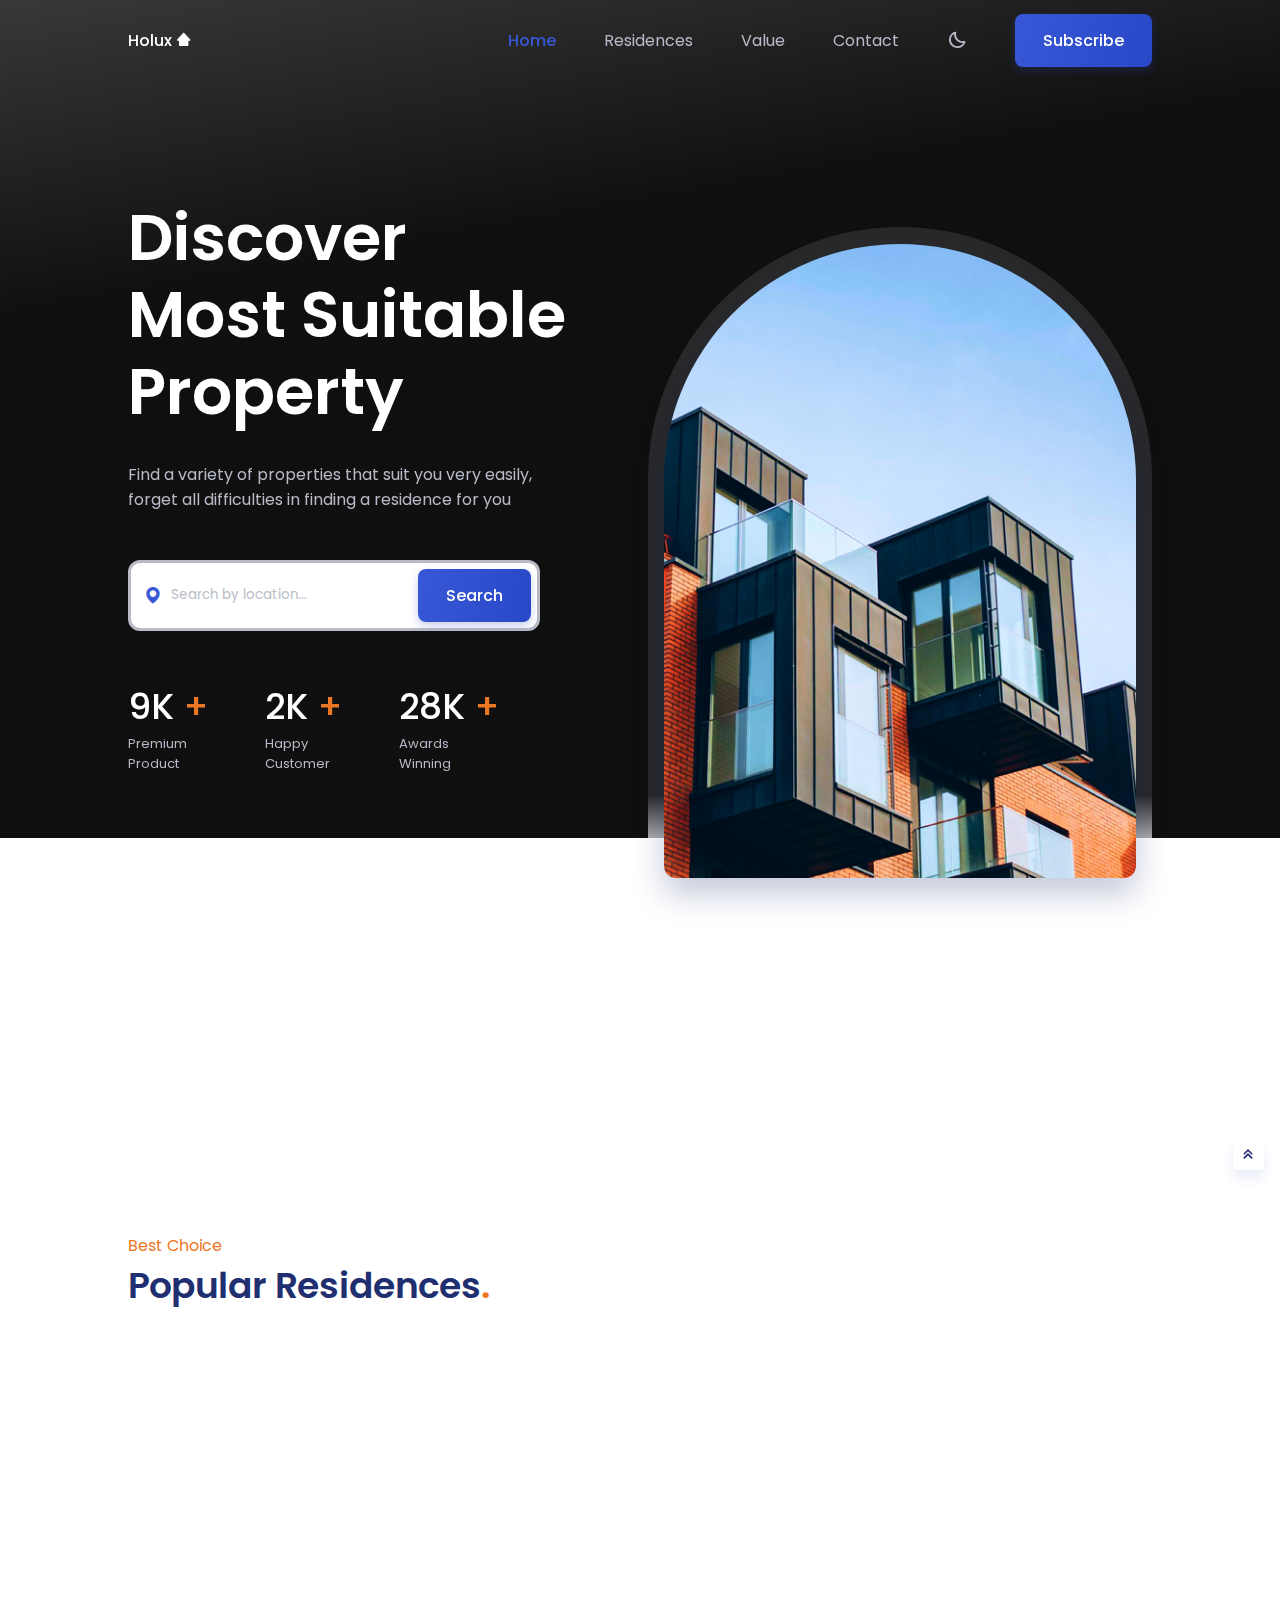
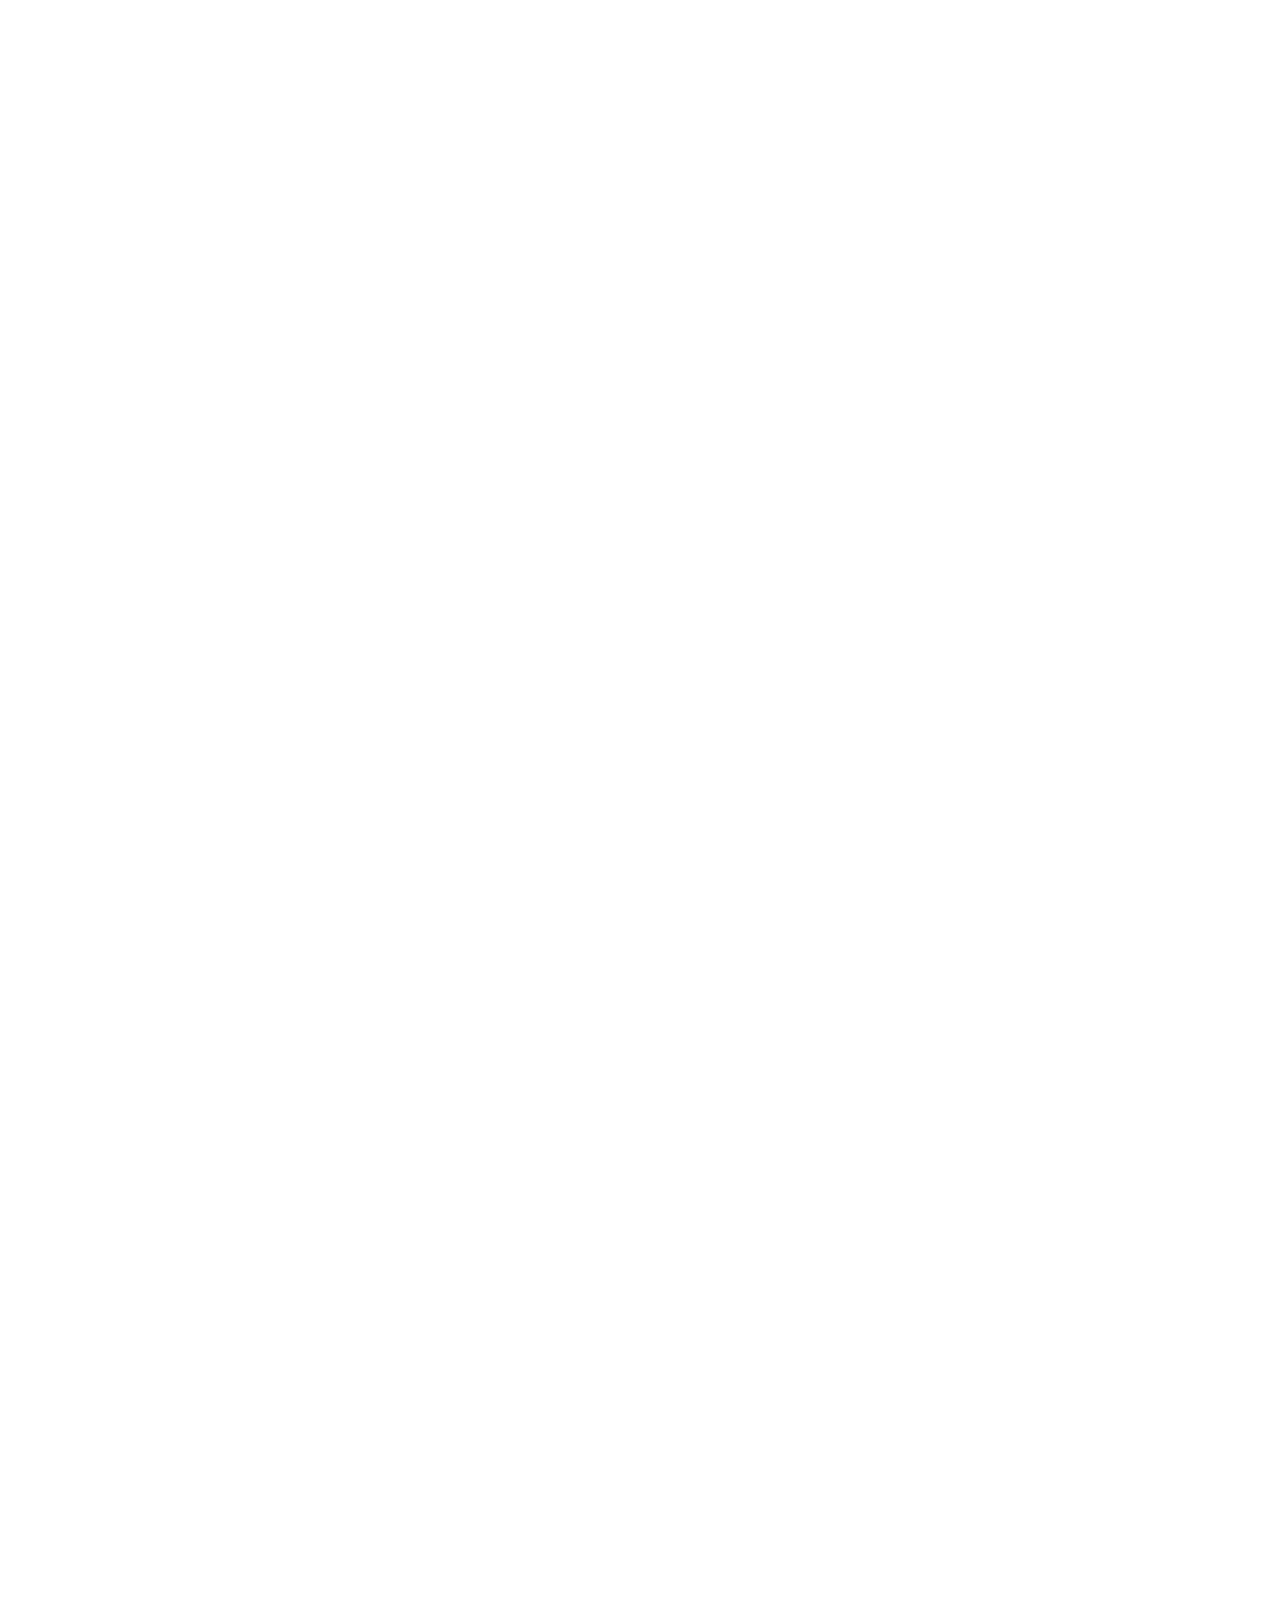
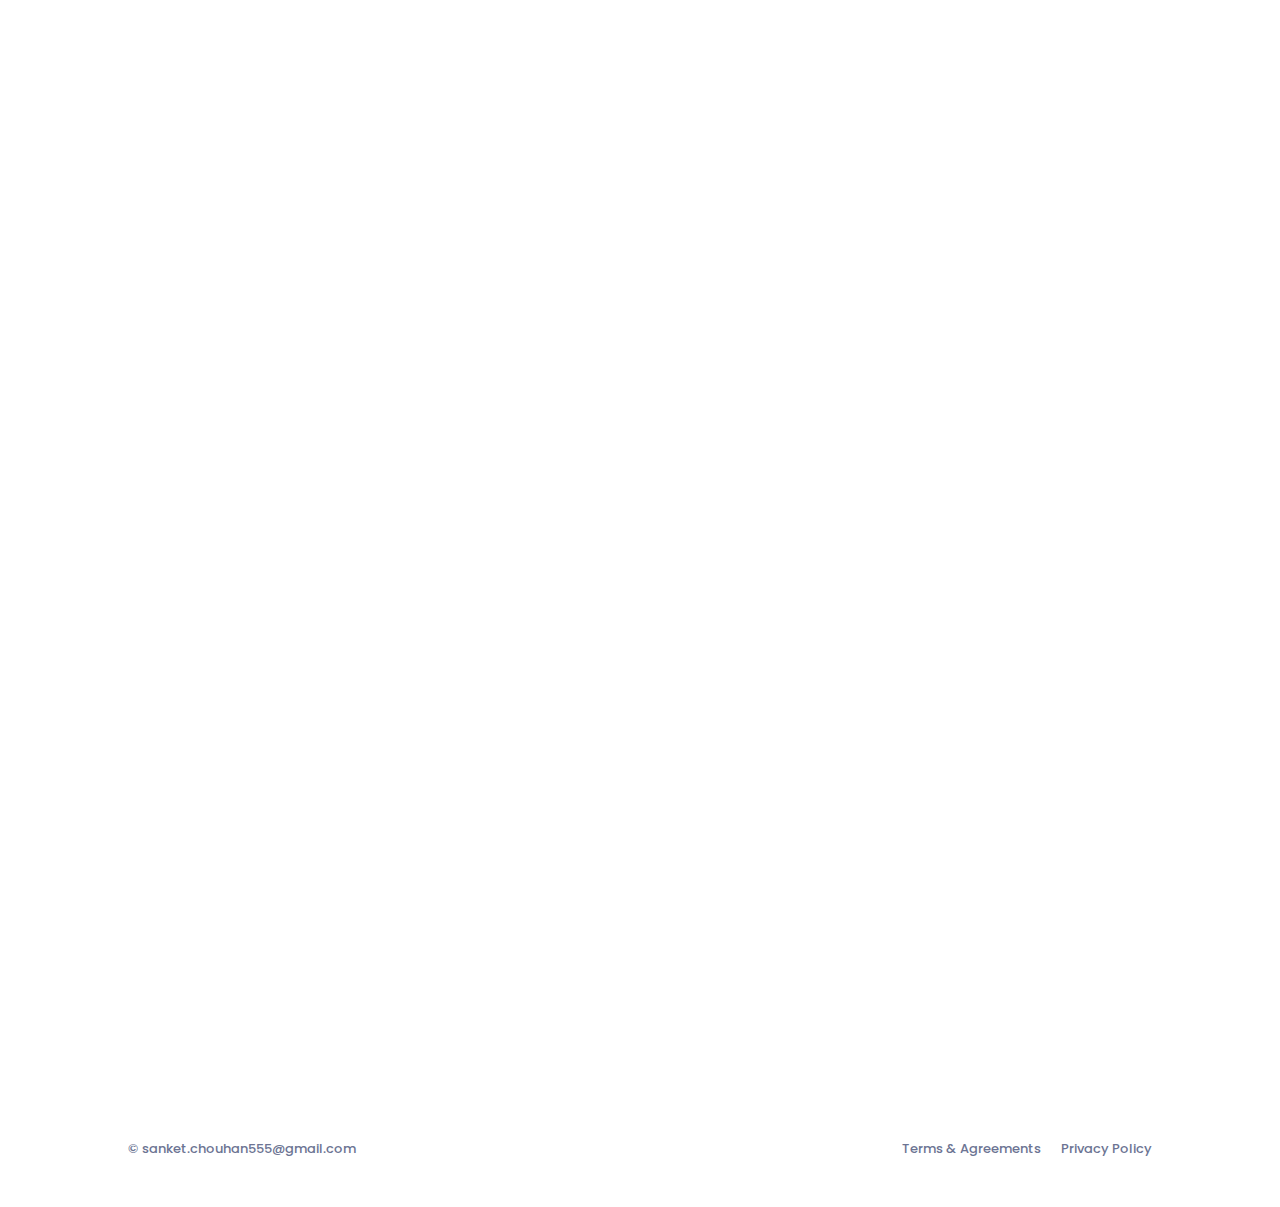
<file: index.html>
<!DOCTYPE html>
<html lang="en">
  <head>
    <meta charset="UTF-8" />
    <meta name="viewport" content="width=device-width, initial-scale=1.0" />

    <!--=============== FAVICON ===============-->
    <link
      rel="shortcut icon"
      href="assets/img/favicon.png"
      type="image/x-icon"
    />

    <!--=============== BOXICONS ===============-->
    <link
      href="https://unpkg.com/boxicons@2.1.4/css/boxicons.min.css"
      rel="stylesheet"
    />

    <!--=============== SWIPER CSS ===============-->
    <link rel="stylesheet" href="assets/css/swiper-bundle.min.css" />

    <!--=============== CSS ===============-->
    <link rel="stylesheet" href="assets/css/styles.css" />

    <title>Holux | Real State Agency</title>
  </head>
  <body>
    <!--==================== HEADER ====================-->
    <header class="header" id="header">
      <nav class="nav container">
        <a href="#" class="nav__logo">
          Holux <i class="bx bxs-home-alt-2"></i>
        </a>

        <div class="nav__menu">
          <ul class="nav__list">
            <li class="nav__item">
              <a href="#home" class="nav__link active-link">
                <i class="bx bx-home-alt-2"></i>
                <span>Home</span>
              </a>
            </li>
            <li class="nav__item">
              <a href="#popular" class="nav__link">
                <i class="bx bx-building-house"></i>
                <span>Residences</span>
              </a>
            </li>
            <li class="nav__item">
              <a href="#value" class="nav__link">
                <i class="bx bx-award"></i>
                <span>Value</span>
              </a>
            </li>
            <li class="nav__item">
              <a href="#contact" class="nav__link">
                <i class="bx bx-phone"></i>
                <span>Contact</span>
              </a>
            </li>
          </ul>
        </div>
        <i class="bx bx-moon change-theme" id="theme-button"></i>
        <a href="#" class="button nav__button"> Subscribe </a>
      </nav>
    </header>

    <!--==================== MAIN ====================-->
    <main class="main">
      <!--==================== HOME ====================-->
      <section class="home section" id="home">
        <div class="home__container container grid">
          <div class="home__data">
            <h1 class="home__title">
              Discover <br />
              Most Suitable <br />
              Property
            </h1>
            <p class="home__description">
              Find a variety of properties that suit you very easily, forget all
              difficulties in finding a residence for you
            </p>

            <form action="" class="home__search">
              <i class="bx bxs-map"></i>
              <input
                type="search"
                placeholder="Search by location..."
                class="home__search-input"
              />
              <button class="button">Search</button>
            </form>
            <div class="home__value">
              <div>
                <h1 class="h1 home__value-number">9K <span>+</span></h1>
                <span class="home__value-description">
                  Premium <br />
                  Product
                </span>
              </div>
              <div>
                <h1 class="h1 home__value-number">2K <span>+</span></h1>
                <span class="home__value-description">
                  Happy <br />
                  Customer
                </span>
              </div>
              <div>
                <h1 class="h1 home__value-number">28K <span>+</span></h1>
                <span class="home__value-description">
                  Awards <br />
                  Winning
                </span>
              </div>
            </div>
          </div>

          <div class="home__images">
            <div class="home__orbe"></div>
            <div class="home__img">
              <img src="assets/img/home.jpg" alt="home image" />
            </div>
          </div>
        </div>
      </section>

      <!--==================== LOGOS ====================-->
      <section class="logos section">
        <div class="logos__container container grid">
          <div class="logos__img">
            <img src="assets/img/logo1.png" alt="logos image" />
          </div>
          <div class="logos__img">
            <img src="assets/img/logo2.png" alt="logos image" />
          </div>
          <div class="logos__img">
            <img src="assets/img/logo3.png" alt="logos image" />
          </div>
          <div class="logos__img">
            <img src="assets/img/logo4.png" alt="logos image" />
          </div>
        </div>
      </section>

      <!--==================== POPULAR ====================-->
      <section class="popular section" id="popular">
        <div class="container">
          <span class="section__subtitle">Best Choice</span>
          <h2 class="section__title">Popular Residences<span>.</span></h2>
          <div class="popular__container swiper">
            <div class="swiper-wrapper">
              <article class="popular__card swiper-slide">
                <img
                  src="assets/img/popular1.jpg"
                  alt="popular image"
                  class="popular__img"
                />
                <div class="popular__data">
                  <h2 class="popular__price"><span>$</span>66,356</h2>
                  <h3 class="popular__title">Garden City Assat</h3>
                  <p class="popular__description">
                    Street The Garden City Of Miraflores, Lima - Perú Av. Sol
                    #9876
                  </p>
                </div>
              </article>
              <article class="popular__card swiper-slide">
                <img
                  src="assets/img/popular2.jpg"
                  alt="popular image"
                  class="popular__img"
                />
                <div class="popular__data">
                  <h2 class="popular__price"><span>$</span>35,159</h2>
                  <h3 class="popular__title">Gables Luxurious House</h3>
                  <p class="popular__description">
                    Street The Garden City Of Miraflores, Lima - Perú Av. Sol
                    #9876
                  </p>
                </div>
              </article>
              <article class="popular__card swiper-slide">
                <img
                  src="assets/img/popular3.jpg"
                  alt="popular image"
                  class="popular__img"
                />
                <div class="popular__data">
                  <h2 class="popular__price"><span>$</span>75,043</h2>
                  <h3 class="popular__title">Garden Orchard City</h3>
                  <p class="popular__description">
                    Street The Garden City Of Miraflores, Lima - Perú Av. Sol
                    #9876
                  </p>
                </div>
              </article>
              <article class="popular__card swiper-slide">
                <img
                  src="assets/img/popular4.jpg"
                  alt="popular image"
                  class="popular__img"
                />
                <div class="popular__data">
                  <h2 class="popular__price"><span>$</span>62,024</h2>
                  <h3 class="popular__title">Luxurious City Garden</h3>
                  <p class="popular__description">
                    Street The Garden City Of Miraflores, Lima - Perú Av. Sol
                    #9876
                  </p>
                </div>
              </article>
              <article class="popular__card swiper-slide">
                <img
                  src="assets/img/popular5.jpg"
                  alt="popular image"
                  class="popular__img"
                />
                <div class="popular__data">
                  <h2 class="popular__price"><span>$</span>47,043</h2>
                  <h3 class="popular__title">Aliva Private Garden</h3>
                  <p class="popular__description">
                    Street The Garden City Of Miraflores, Lima - Perú Av. Sol
                    #9876
                  </p>
                </div>
              </article>
            </div>
            <div class="swiper-button-next">
              <i class="bx bx-chevron-right"></i>
            </div>
            <div class="swiper-button-prev">
              <i class="bx bx-chevron-left"></i>
            </div>
          </div>
        </div>
      </section>

      <!--==================== VALUE ====================-->
      <section class="value section" id="value">
        <div class="value__container container grid">
          <div class="value__images">
            <div class="value__orbe"></div>
            <div class="value__img">
              <img src="assets/img/value.jpg" alt="" />
            </div>
          </div>
          <div class="value__content">
            <div class="value__data">
              <span class="section__subtitle">Our Value</span>
              <h2 class="section__title">Value We Give To You<span>.</span></h2>
              <p class="value__description">
                We always ready to help by providing the best service for you.
                We believe a good place to live can make your life better.
              </p>
            </div>
            <div class="value__accordion">
              <div class="value__accordion-item">
                <header class="value__accordion-header">
                  <i class="bx bxs-shield-x value__accordion-icon"></i>
                  <h3 class="value__accordion-title">
                    Best interest rates on the market
                  </h3>
                  <div class="value__accordion-arrow">
                    <i class="bx bxs-down-arrow"></i>
                  </div>
                </header>
                <div class="value__accordion-content">
                  <p class="value__accordion-description">
                    Price we provides is the best for you, we guarantee no price
                    changes on your property due to various unexpected costs
                    that may come.
                  </p>
                </div>
              </div>

              <div class="value__accordion-item">
                <header class="value__accordion-header">
                  <i class="bx bxs-x-square value__accordion-icon"></i>
                  <h3 class="value__accordion-title">
                    Prevent unstable prices
                  </h3>
                  <div class="value__accordion-arrow">
                    <i class="bx bxs-down-arrow"></i>
                  </div>
                </header>
                <div class="value__accordion-content">
                  <p class="value__accordion-description">
                    Price we provides is the best for you, we guarantee no price
                    changes on your property due to various unexpected costs
                    that may come.
                  </p>
                </div>
              </div>

              <div class="value__accordion-item">
                <header class="value__accordion-header">
                  <i class="bx bxs-bar-chart-square value__accordion-icon"></i>
                  <h3 class="value__accordion-title">
                    Best prices on the market
                  </h3>
                  <div class="value__accordion-arrow">
                    <i class="bx bxs-down-arrow"></i>
                  </div>
                </header>
                <div class="value__accordion-content">
                  <p class="value__accordion-description">
                    Price we provides is the best for you, we guarantee no price
                    changes on your property due to various unexpected costs
                    that may come.
                  </p>
                </div>
              </div>

              <div class="value__accordion-item">
                <header class="value__accordion-header">
                  <i class="bx bxs-check-square value__accordion-icon"></i>
                  <h3 class="value__accordion-title">Security of your data</h3>
                  <div class="value__accordion-arrow">
                    <i class="bx bxs-down-arrow"></i>
                  </div>
                </header>
                <div class="value__accordion-content">
                  <p class="value__accordion-description">
                    Price we provides is the best for you, we guarantee no price
                    changes on your property due to various unexpected costs
                    that may come.
                  </p>
                </div>
              </div>
            </div>
          </div>
        </div>
      </section>

      <!--==================== CONTACT ====================-->
      <section class="contact section" id="contact">
        <div class="contact__container container grid">
          <div class="contact__images">
            <div class="contact__orbe"></div>
            <div class="contact__img">
              <img src="assets/img/contact.png" alt="contact image" />
            </div>
          </div>
          <div class="contact__content">
            <div class="contact__data">
              <span class="section__subtitle">Contact Us</span>
              <h2 class="section__title">Easy to Contact us<span>.</span></h2>
              <p class="contact__description">
                Is there a problem finding your dream home? Need a guide in
                buying first home? or need a consultation on residential issues?
                just contact us.
              </p>
            </div>
            <div class="contact__card">
              <div class="contact__card-box">
                <div class="contact__card-info">
                  <i class="bx bxs-phone-call"></i>
                  <div>
                    <h3 class="contact__card-title">Call</h3>
                    <p class="contact__card-description">022.321.165.19</p>
                  </div>
                </div>
                <button class="button contact__card-button">Call Now</button>
              </div>
              <div class="contact__card-box">
                <div class="contact__card-info">
                  <i class="bx bxs-message-rounded-dots"></i>
                  <div>
                    <h3 class="contact__card-title">Chat</h3>
                    <p class="contact__card-description">022.321.165.19</p>
                  </div>
                </div>
                <button class="button contact__card-button">Chat Now</button>
              </div>
              <div class="contact__card-box">
                <div class="contact__card-info">
                  <i class="bx bxs-video"></i>
                  <div>
                    <h3 class="contact__card-title">Video Call</h3>
                    <p class="contact__card-description">022.321.165.19</p>
                  </div>
                </div>
                <button class="button contact__card-button">
                  Video Call Now
                </button>
              </div>
              <div class="contact__card-box">
                <div class="contact__card-info">
                  <i class="bx bxs-envelope"></i>
                  <div>
                    <h3 class="contact__card-title">Message</h3>
                    <p class="contact__card-description">022.321.165.19</p>
                  </div>
                </div>
                <button class="button contact__card-button">Message Now</button>
              </div>
            </div>
          </div>
        </div>
      </section>

      <!--==================== SUBSCRIBE ====================-->
      <section class="subscribe section">
        <div class="subscribe__container container">
          <h1 class="subscribe__title">Get Started with Holux</h1>
          <p class="subscribe__description">
            Subscribe and find super attractive price quotes from us, Find your
            residence soon
          </p>
          <a href="#" class="button subscribe__button">Get Started</a>
        </div>
      </section>
    </main>

    <!--==================== FOOTER ====================-->
    <footer class="footer section">
      <div class="footer__container container grid">
        <div>
          <a href="#" class="footer__logo">
            Holux <i class="bx bxs-home-alt-2"></i>
          </a>
          <p class="footer__description">
            Our vision is to make all people <br />
            the best place to live for them.
          </p>
        </div>
        <div class="footer__content">
          <div>
            <h3 class="footer__title">About</h3>
            <ul class="footer__links">
              <li>
                <a href="#" class="footer__link">About Us</a>
              </li>
              <li>
                <a href="#" class="footer__link">Features</a>
              </li>
              <li>
                <a href="#" class="footer__link">News & Blog</a>
              </li>
            </ul>
          </div>
          <div>
            <h3 class="footer__title">Company</h3>
            <ul class="footer__links">
              <li>
                <a href="#" class="footer__link">How We Work?</a>
              </li>
              <li>
                <a href="#" class="footer__link">Capital</a>
              </li>
              <li>
                <a href="#" class="footer__link">Security</a>
              </li>
            </ul>
          </div>
          <div>
            <h3 class="footer__title">Support</h3>
            <ul class="footer__links">
              <li>
                <a href="#" class="footer__link">FAQs</a>
              </li>
              <li>
                <a href="#" class="footer__link">Support center</a>
              </li>
              <li>
                <a href="#" class="footer__link">Contact Us</a>
              </li>
            </ul>
          </div>
          <div>
            <h3 class="footer__title">Follow us</h3>
            <ul class="footer__social">
              <a
                href="https://www.facebook.com/"
                target="_blank"
                class="footer__social-link"
              >
                <i class="bx bxl-facebook-circle"></i>
              </a>
              <a
                href="https://www.instagram.com/"
                target="_blank"
                class="footer__social-link"
              >
                <i class="bx bxl-instagram-alt"></i>
              </a>
              <a
                href="https://www.pinterest.com/"
                target="_blank"
                class="footer__social-link"
              >
                <i class="bx bxl-pinterest"></i>
              </a>
            </ul>
          </div>
        </div>
      </div>
      <div class="footer__info container">
        <span class="footer__copy">&#169; sanket.chouhan555@gmail.com</span>
        <div class="footer__privacy">
          <a href="#">Terms & Agreements</a>
          <a href="#">Privacy Policy</a>
        </div>
      </div>
    </footer>

    <!--========== SCROLL UP ==========-->
    <a href="" class="scrollup" id="scroll-up">
      <i class="bx bx-chevrons-up"></i>
    </a>

    <!--=============== SCROLLREVEAL ===============-->
    <script src="assets/js/scrollreveal.min.js"></script>

    <!--=============== SWIPER JS ===============-->
    <script src="assets/js/swiper-bundle.min.js"></script>

    <!--=============== MAIN JS ===============-->
    <script src="assets/js/main.js"></script>
  </body>
</html>
</file>
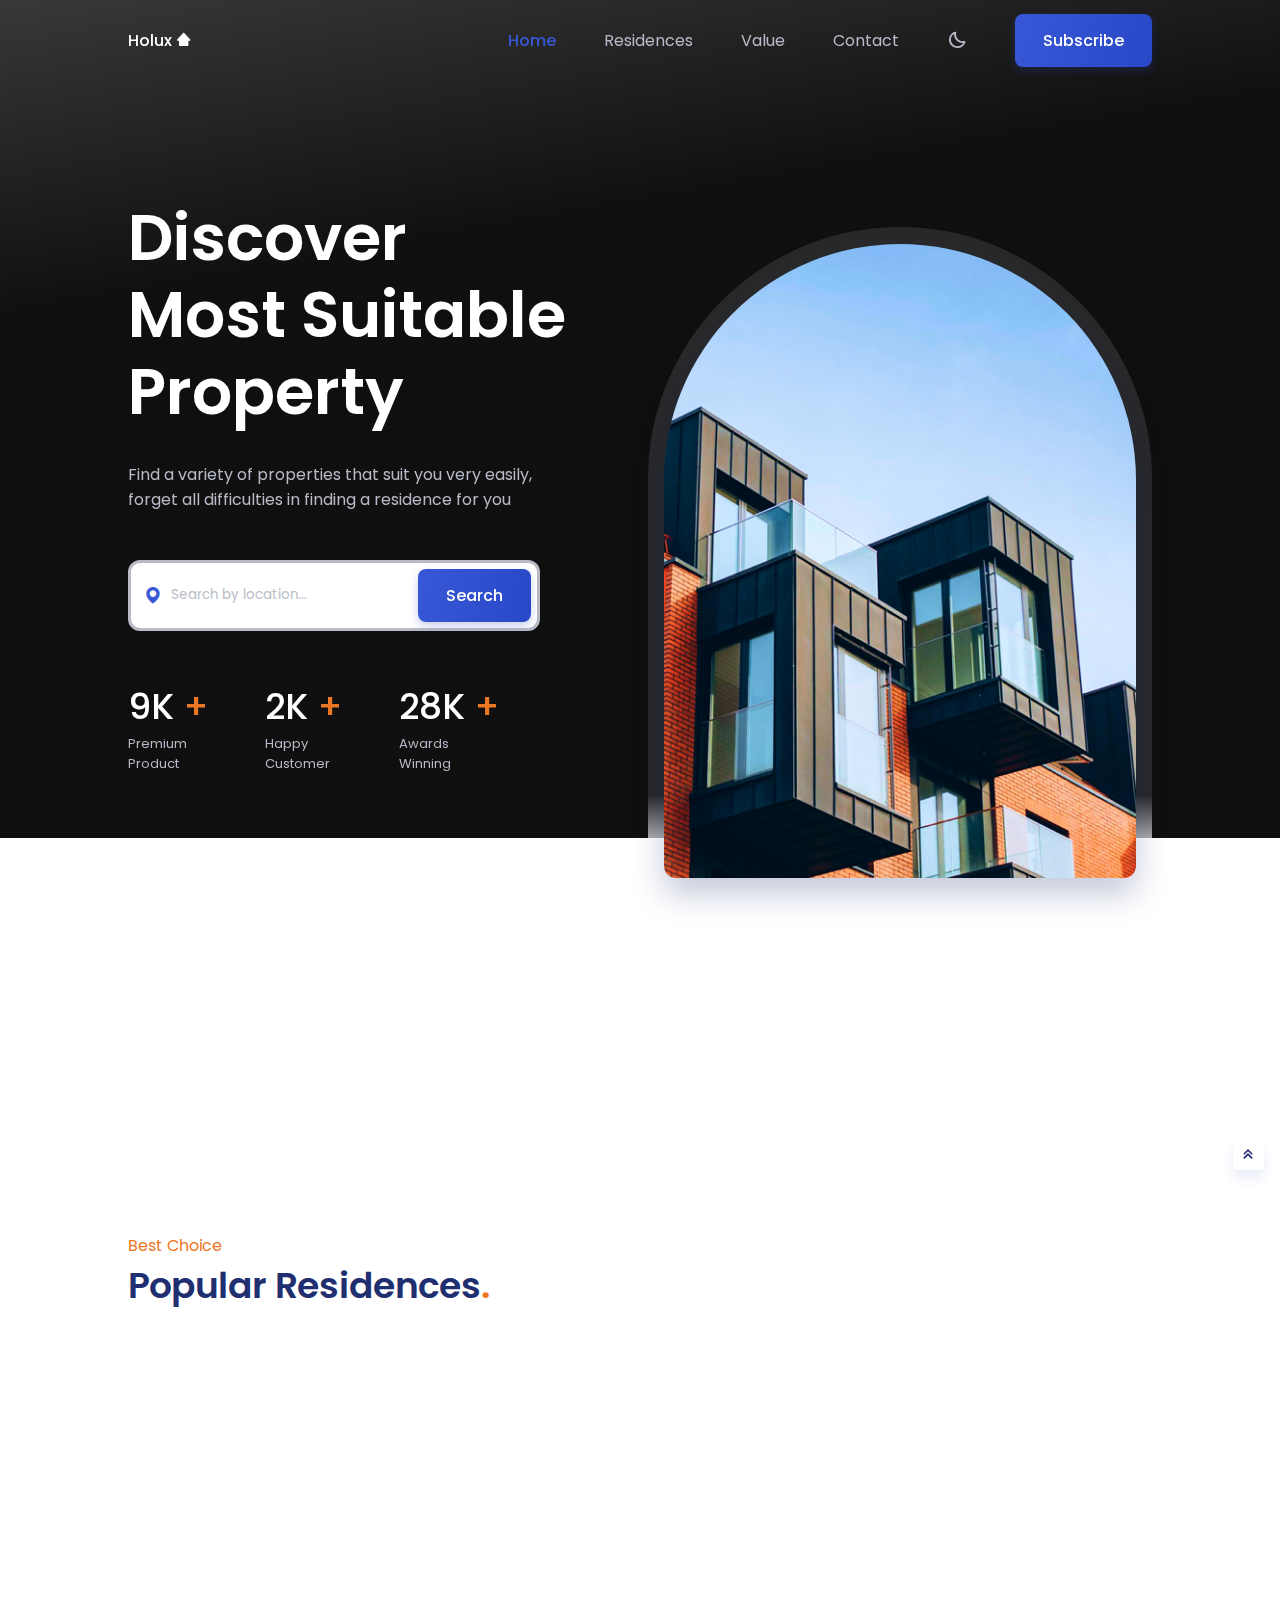
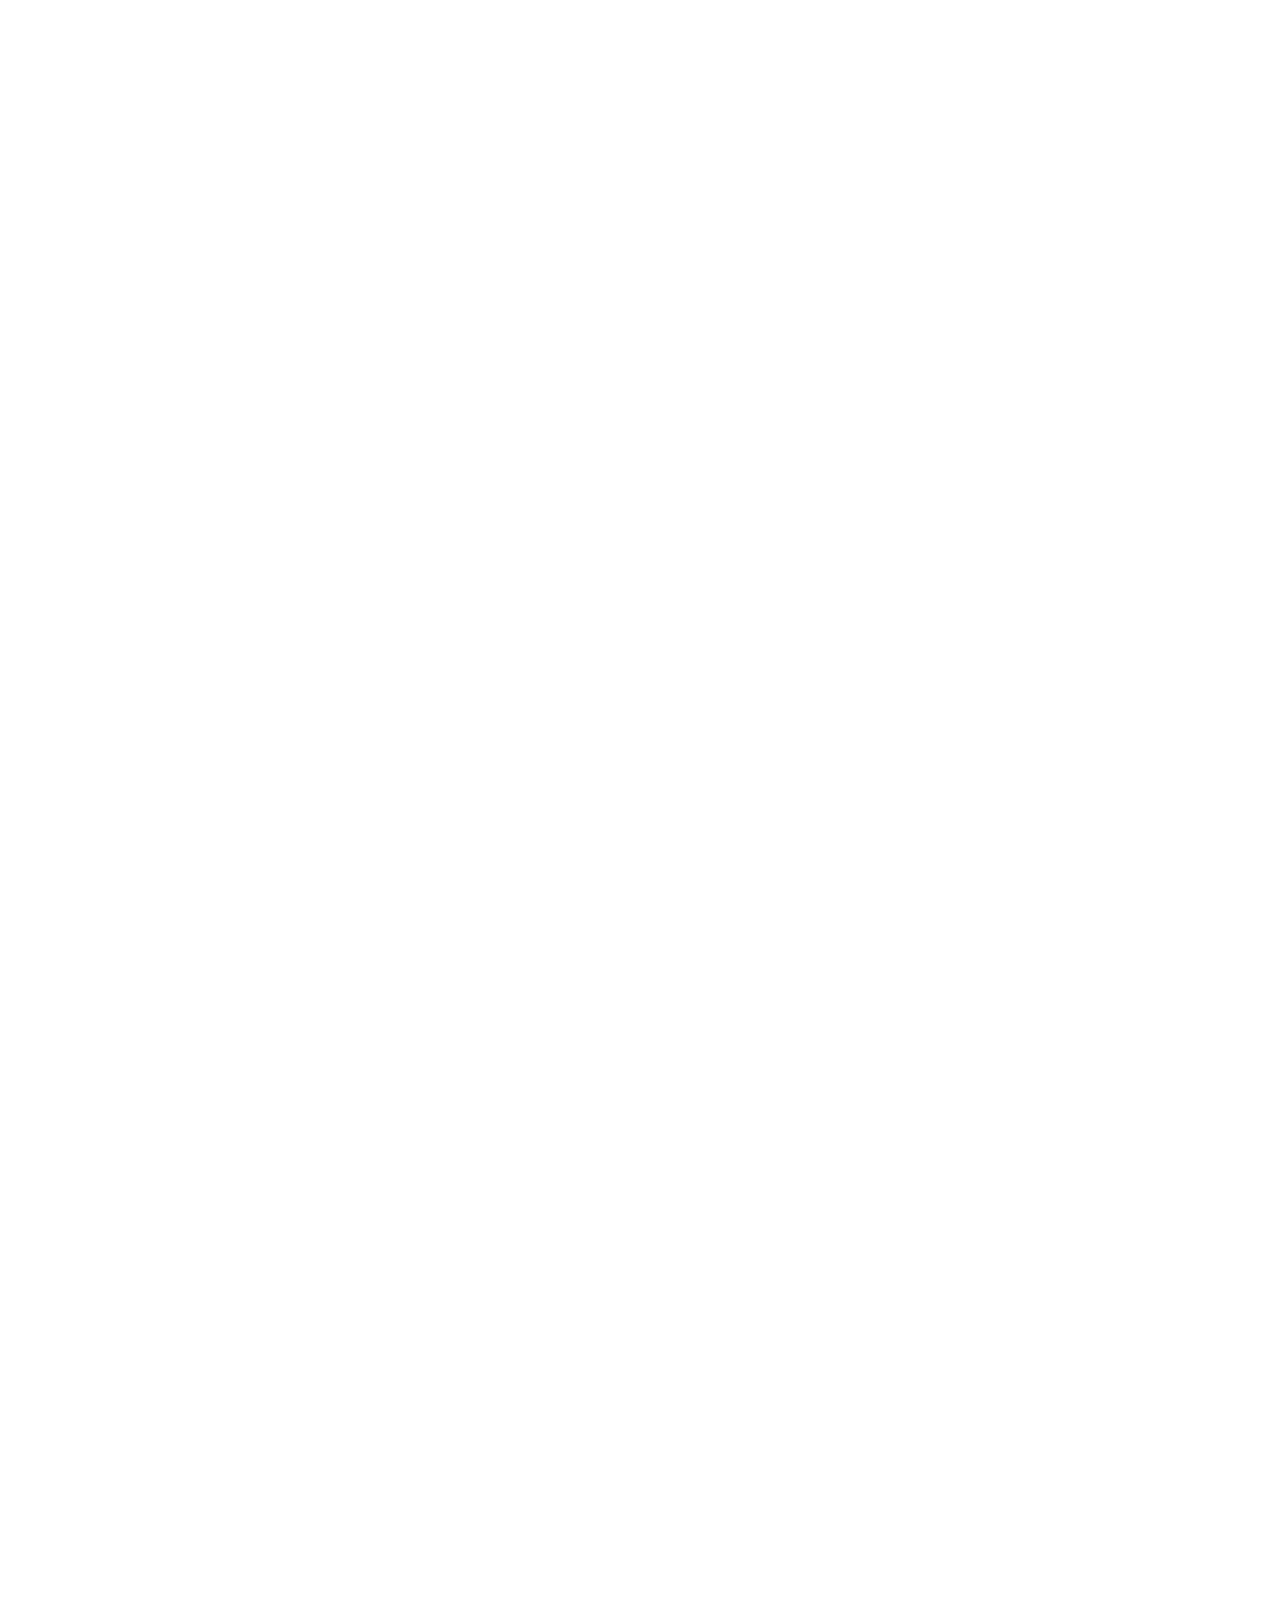
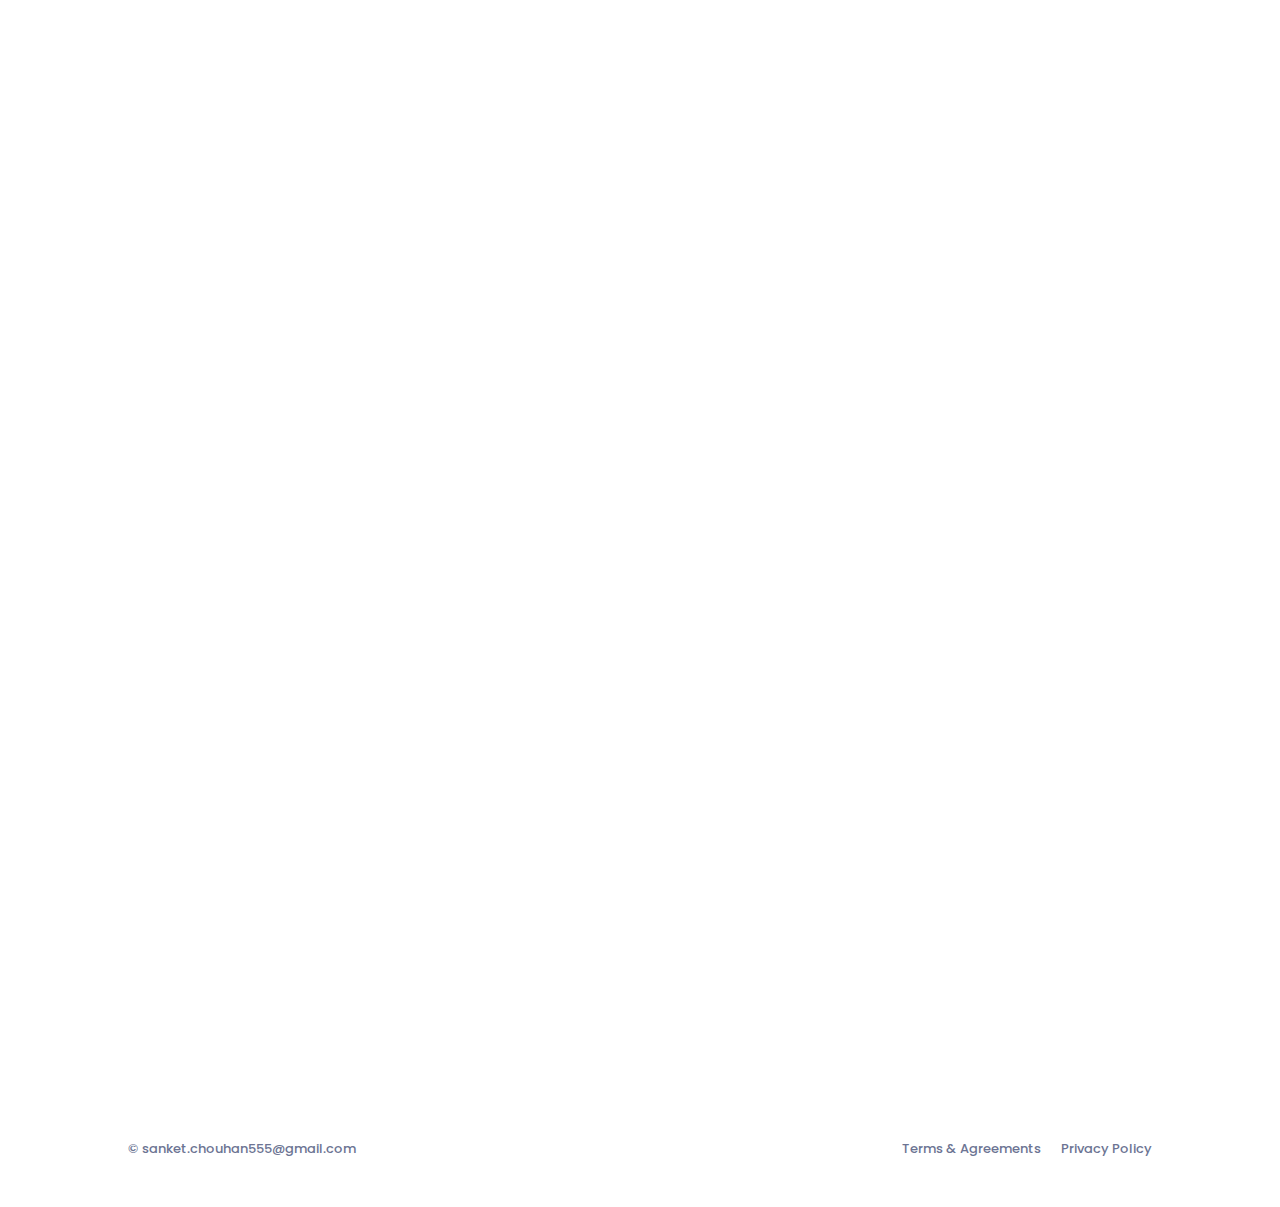
<file: public/index.html>
<!DOCTYPE html>
<html lang="en">
  <head>
    <meta charset="UTF-8" />
    <meta name="viewport" content="width=device-width, initial-scale=1.0" />

    <!--=============== FAVICON ===============-->
    <link
      rel="shortcut icon"
      href="assets/img/favicon.png"
      type="image/x-icon"
    />

    <!--=============== BOXICONS ===============-->
    <link
      href="https://unpkg.com/boxicons@2.1.4/css/boxicons.min.css"
      rel="stylesheet"
    />

    <!--=============== SWIPER CSS ===============-->
    <link rel="stylesheet" href="assets/css/swiper-bundle.min.css" />

    <!--=============== CSS ===============-->
    <link rel="stylesheet" href="assets/css/styles.css" />

    <title>Holux | Real Estate Agency</title>
  </head>
  <body>
    <!--==================== HEADER ====================-->
    <header class="header" id="header">
      <nav class="nav container">
        <a href="#" class="nav__logo">
          Holux <i class="bx bxs-home-alt-2"></i>
        </a>

        <div class="nav__menu">
          <ul class="nav__list">
            <li class="nav__item">
              <a href="#home" class="nav__link active-link">
                <i class="bx bx-home-alt-2"></i>
                <span>Home</span>
              </a>
            </li>
            <li class="nav__item">
              <a href="#popular" class="nav__link">
                <i class="bx bx-building-house"></i>
                <span>Residences</span>
              </a>
            </li>
            <li class="nav__item">
              <a href="#value" class="nav__link">
                <i class="bx bx-award"></i>
                <span>Value</span>
              </a>
            </li>
            <li class="nav__item">
              <a href="#contact" class="nav__link">
                <i class="bx bx-phone"></i>
                <span>Contact</span>
              </a>
            </li>
          </ul>
        </div>
        <i class="bx bx-moon change-theme" id="theme-button"></i>
        <a href="#" class="button nav__button"> Subscribe </a>
      </nav>
    </header>

    <!--==================== MAIN ====================-->
    <main class="main">
      <!--==================== HOME ====================-->
      <section class="home section" id="home">
        <div class="home__container container grid">
          <div class="home__data">
            <h1 class="home__title">
              Discover <br />
              Most Suitable <br />
              Property
            </h1>
            <p class="home__description">
              Find a variety of properties that suit you very easily, forget all
              difficulties in finding a residence for you
            </p>

            <form action="" class="home__search">
              <i class="bx bxs-map"></i>
              <input
                type="search"
                placeholder="Search by location..."
                class="home__search-input"
              />
              <button class="button">Search</button>
            </form>
            <div class="home__value">
              <div>
                <h1 class="h1 home__value-number">9K <span>+</span></h1>
                <span class="home__value-description">
                  Premium <br />
                  Product
                </span>
              </div>
              <div>
                <h1 class="h1 home__value-number">2K <span>+</span></h1>
                <span class="home__value-description">
                  Happy <br />
                  Customer
                </span>
              </div>
              <div>
                <h1 class="h1 home__value-number">28K <span>+</span></h1>
                <span class="home__value-description">
                  Awards <br />
                  Winning
                </span>
              </div>
            </div>
          </div>

          <div class="home__images">
            <div class="home__orbe"></div>
            <div class="home__img">
              <img src="assets/img/home.jpg" alt="home image" />
            </div>
          </div>
        </div>
      </section>

      <!--==================== LOGOS ====================-->
      <section class="logos section">
        <div class="logos__container container grid">
          <div class="logos__img">
            <img src="assets/img/logo1.png" alt="logos image" />
          </div>
          <div class="logos__img">
            <img src="assets/img/logo2.png" alt="logos image" />
          </div>
          <div class="logos__img">
            <img src="assets/img/logo3.png" alt="logos image" />
          </div>
          <div class="logos__img">
            <img src="assets/img/logo4.png" alt="logos image" />
          </div>
        </div>
      </section>

      <!--==================== POPULAR ====================-->
      <section class="popular section" id="popular">
        <div class="container">
          <span class="section__subtitle">Best Choice</span>
          <h2 class="section__title">Popular Residences<span>.</span></h2>
          <div class="popular__container swiper">
            <div class="swiper-wrapper">
              <article class="popular__card swiper-slide">
                <img
                  src="assets/img/popular1.jpg"
                  alt="popular image"
                  class="popular__img"
                />
                <div class="popular__data">
                  <h2 class="popular__price"><span>$</span>66,356</h2>
                  <h3 class="popular__title">Garden City Assat</h3>
                  <p class="popular__description">
                    Street The Garden City Of Miraflores, Lima - Perú Av. Sol
                    #9876
                  </p>
                </div>
              </article>
              <article class="popular__card swiper-slide">
                <img
                  src="assets/img/popular2.jpg"
                  alt="popular image"
                  class="popular__img"
                />
                <div class="popular__data">
                  <h2 class="popular__price"><span>$</span>35,159</h2>
                  <h3 class="popular__title">Gables Luxurious House</h3>
                  <p class="popular__description">
                    Street The Garden City Of Miraflores, Lima - Perú Av. Sol
                    #9876
                  </p>
                </div>
              </article>
              <article class="popular__card swiper-slide">
                <img
                  src="assets/img/popular3.jpg"
                  alt="popular image"
                  class="popular__img"
                />
                <div class="popular__data">
                  <h2 class="popular__price"><span>$</span>75,043</h2>
                  <h3 class="popular__title">Garden Orchard City</h3>
                  <p class="popular__description">
                    Street The Garden City Of Miraflores, Lima - Perú Av. Sol
                    #9876
                  </p>
                </div>
              </article>
              <article class="popular__card swiper-slide">
                <img
                  src="assets/img/popular4.jpg"
                  alt="popular image"
                  class="popular__img"
                />
                <div class="popular__data">
                  <h2 class="popular__price"><span>$</span>62,024</h2>
                  <h3 class="popular__title">Luxurious City Garden</h3>
                  <p class="popular__description">
                    Street The Garden City Of Miraflores, Lima - Perú Av. Sol
                    #9876
                  </p>
                </div>
              </article>
              <article class="popular__card swiper-slide">
                <img
                  src="assets/img/popular5.jpg"
                  alt="popular image"
                  class="popular__img"
                />
                <div class="popular__data">
                  <h2 class="popular__price"><span>$</span>47,043</h2>
                  <h3 class="popular__title">Aliva Private Garden</h3>
                  <p class="popular__description">
                    Street The Garden City Of Miraflores, Lima - Perú Av. Sol
                    #9876
                  </p>
                </div>
              </article>
            </div>
            <div class="swiper-button-next">
              <i class="bx bx-chevron-right"></i>
            </div>
            <div class="swiper-button-prev">
              <i class="bx bx-chevron-left"></i>
            </div>
          </div>
        </div>
      </section>

      <!--==================== VALUE ====================-->
      <section class="value section" id="value">
        <div class="value__container container grid">
          <div class="value__images">
            <div class="value__orbe"></div>
            <div class="value__img">
              <img src="assets/img/value.jpg" alt="" />
            </div>
          </div>
          <div class="value__content">
            <div class="value__data">
              <span class="section__subtitle">Our Value</span>
              <h2 class="section__title">Value We Give To You<span>.</span></h2>
              <p class="value__description">
                We always ready to help by providing the best service for you.
                We believe a good place to live can make your life better.
              </p>
            </div>
            <div class="value__accordion">
              <div class="value__accordion-item">
                <header class="value__accordion-header">
                  <i class="bx bxs-shield-x value__accordion-icon"></i>
                  <h3 class="value__accordion-title">
                    Best interest rates on the market
                  </h3>
                  <div class="value__accordion-arrow">
                    <i class="bx bxs-down-arrow"></i>
                  </div>
                </header>
                <div class="value__accordion-content">
                  <p class="value__accordion-description">
                    Price we provides is the best for you, we guarantee no price
                    changes on your property due to various unexpected costs
                    that may come.
                  </p>
                </div>
              </div>

              <div class="value__accordion-item">
                <header class="value__accordion-header">
                  <i class="bx bxs-x-square value__accordion-icon"></i>
                  <h3 class="value__accordion-title">
                    Prevent unstable prices
                  </h3>
                  <div class="value__accordion-arrow">
                    <i class="bx bxs-down-arrow"></i>
                  </div>
                </header>
                <div class="value__accordion-content">
                  <p class="value__accordion-description">
                    Price we provides is the best for you, we guarantee no price
                    changes on your property due to various unexpected costs
                    that may come.
                  </p>
                </div>
              </div>

              <div class="value__accordion-item">
                <header class="value__accordion-header">
                  <i class="bx bxs-bar-chart-square value__accordion-icon"></i>
                  <h3 class="value__accordion-title">
                    Best prices on the market
                  </h3>
                  <div class="value__accordion-arrow">
                    <i class="bx bxs-down-arrow"></i>
                  </div>
                </header>
                <div class="value__accordion-content">
                  <p class="value__accordion-description">
                    Price we provides is the best for you, we guarantee no price
                    changes on your property due to various unexpected costs
                    that may come.
                  </p>
                </div>
              </div>

              <div class="value__accordion-item">
                <header class="value__accordion-header">
                  <i class="bx bxs-check-square value__accordion-icon"></i>
                  <h3 class="value__accordion-title">Security of your data</h3>
                  <div class="value__accordion-arrow">
                    <i class="bx bxs-down-arrow"></i>
                  </div>
                </header>
                <div class="value__accordion-content">
                  <p class="value__accordion-description">
                    Price we provides is the best for you, we guarantee no price
                    changes on your property due to various unexpected costs
                    that may come.
                  </p>
                </div>
              </div>
            </div>
          </div>
        </div>
      </section>

      <!--==================== CONTACT ====================-->
      <section class="contact section" id="contact">
        <div class="contact__container container grid">
          <div class="contact__images">
            <div class="contact__orbe"></div>
            <div class="contact__img">
              <img src="assets/img/contact.png" alt="contact image" />
            </div>
          </div>
          <div class="contact__content">
            <div class="contact__data">
              <span class="section__subtitle">Contact Us</span>
              <h2 class="section__title">Easy to Contact us<span>.</span></h2>
              <p class="contact__description">
                Is there a problem finding your dream home? Need a guide in
                buying first home? or need a consultation on residential issues?
                just contact us.
              </p>
            </div>
            <div class="contact__card">
              <div class="contact__card-box">
                <div class="contact__card-info">
                  <i class="bx bxs-phone-call"></i>
                  <div>
                    <h3 class="contact__card-title">Call</h3>
                    <p class="contact__card-description">022.321.165.19</p>
                  </div>
                </div>
                <button class="button contact__card-button">Call Now</button>
              </div>
              <div class="contact__card-box">
                <div class="contact__card-info">
                  <i class="bx bxs-message-rounded-dots"></i>
                  <div>
                    <h3 class="contact__card-title">Chat</h3>
                    <p class="contact__card-description">022.321.165.19</p>
                  </div>
                </div>
                <button class="button contact__card-button">Chat Now</button>
              </div>
              <div class="contact__card-box">
                <div class="contact__card-info">
                  <i class="bx bxs-video"></i>
                  <div>
                    <h3 class="contact__card-title">Video Call</h3>
                    <p class="contact__card-description">022.321.165.19</p>
                  </div>
                </div>
                <button class="button contact__card-button">
                  Video Call Now
                </button>
              </div>
              <div class="contact__card-box">
                <div class="contact__card-info">
                  <i class="bx bxs-envelope"></i>
                  <div>
                    <h3 class="contact__card-title">Message</h3>
                    <p class="contact__card-description">022.321.165.19</p>
                  </div>
                </div>
                <button class="button contact__card-button">Message Now</button>
              </div>
            </div>
          </div>
        </div>
      </section>

      <!--==================== SUBSCRIBE ====================-->
      <section class="subscribe section">
        <div class="subscribe__container container">
          <h1 class="subscribe__title">Get Started with Holux</h1>
          <p class="subscribe__description">
            Subscribe and find super attractive price quotes from us, Find your
            residence soon
          </p>
          <a href="#" class="button subscribe__button">Get Started</a>
        </div>
      </section>
    </main>

    <!--==================== FOOTER ====================-->
    <footer class="footer section">
      <div class="footer__container container grid">
        <div>
          <a href="#" class="footer__logo">
            Holux <i class="bx bxs-home-alt-2"></i>
          </a>
          <p class="footer__description">
            Our vision is to make all people <br />
            the best place to live for them.
          </p>
        </div>
        <div class="footer__content">
          <div>
            <h3 class="footer__title">About</h3>
            <ul class="footer__links">
              <li>
                <a href="#" class="footer__link">About Us</a>
              </li>
              <li>
                <a href="#" class="footer__link">Features</a>
              </li>
              <li>
                <a href="#" class="footer__link">News & Blog</a>
              </li>
            </ul>
          </div>
          <div>
            <h3 class="footer__title">Company</h3>
            <ul class="footer__links">
              <li>
                <a href="#" class="footer__link">How We Work?</a>
              </li>
              <li>
                <a href="#" class="footer__link">Capital</a>
              </li>
              <li>
                <a href="#" class="footer__link">Security</a>
              </li>
            </ul>
          </div>
          <div>
            <h3 class="footer__title">Support</h3>
            <ul class="footer__links">
              <li>
                <a href="#" class="footer__link">FAQs</a>
              </li>
              <li>
                <a href="#" class="footer__link">Support center</a>
              </li>
              <li>
                <a href="#" class="footer__link">Contact Us</a>
              </li>
            </ul>
          </div>
          <div>
            <h3 class="footer__title">Follow us</h3>
            <ul class="footer__social">
              <a
                href="https://www.facebook.com/"
                target="_blank"
                class="footer__social-link"
              >
                <i class="bx bxl-facebook-circle"></i>
              </a>
              <a
                href="https://www.instagram.com/"
                target="_blank"
                class="footer__social-link"
              >
                <i class="bx bxl-instagram-alt"></i>
              </a>
              <a
                href="https://www.pinterest.com/"
                target="_blank"
                class="footer__social-link"
              >
                <i class="bx bxl-pinterest"></i>
              </a>
            </ul>
          </div>
        </div>
      </div>
      <div class="footer__info container">
        <span class="footer__copy">&#169; sanket.chouhan555@gmail.com</span>
        <div class="footer__privacy">
          <a href="#">Terms & Agreements</a>
          <a href="#">Privacy Policy</a>
        </div>
      </div>
    </footer>

    <!--========== SCROLL UP ==========-->
    <a href="#" class="scrollup" id="scroll-up">
      <i class="bx bx-chevrons-up"></i>
    </a>

    <!--=============== SCROLLREVEAL ===============-->
    <script src="assets/js/scrollreveal.min.js"></script>

    <!--=============== SWIPER JS ===============-->
    <script src="assets/js/swiper-bundle.min.js"></script>

    <!--=============== MAIN JS ===============-->
    <script src="assets/js/main.js"></script>
  </body>
</html>
</file>
<file: assets/css/styles.css>
/*=============== GOOGLE FONTS ===============*/
@import url("https://fonts.googleapis.com/css2?family=Poppins:wght@400;500;600&display=swap");

/*=============== VARIABLES CSS ===============*/
:root {
  --header-height: 3.5rem;

  /*========== Colors ==========*/
  /*Color mode HSL(hue, saturation, lightness)*/
  --first-color: hsl(228, 66%, 53%);
  --first-color-alt: hsl(228, 66%, 47%);
  --first-color-light: hsl(228, 62%, 59%);
  --first-color-lighten: hsl(228, 100%, 97%);
  --second-color: hsl(25, 83%, 53%);
  --title-color: hsl(228, 57%, 28%);
  --text-color: hsl(228, 15%, 50%);
  --text-color-light: hsl(228, 12%, 75%);
  --border-color: hsl(228, 99%, 98%);
  --body-color: #fff;
  --container-color: #fff;

  /*========== Font and typography ==========*/
  /*.5rem = 8px | 1rem = 16px ...*/
  --body-font: "Poppins", sans-serif;
  --biggest-font-size: 2.25rem;
  --h1-font-size: 1.5rem;
  --h2-font-size: 1.25rem;
  --h3-font-size: 1rem;
  --normal-font-size: 0.938rem;
  --small-font-size: 0.813rem;
  --smaller-font-size: 0.75rem;

  /*========== Font weight ==========*/
  --font-medium: 500;
  --font-semi-bold: 600;

  /*========== z index ==========*/
  --z-tooltip: 10;
  --z-fixed: 100;
}

/* Responsive typography */
@media screen and (min-width: 1024px) {
  :root {
    --biggest-font-size: 4rem;
    --h1-font-size: 2.25rem;
    --h2-font-size: 1.5rem;
    --h3-font-size: 1.25rem;
    --normal-font-size: 1rem;
    --small-font-size: 0.875rem;
    --smaller-font-size: 0.813rem;
  }
}

/*=============== BASE ===============*/
* {
  box-sizing: border-box;
  padding: 0;
  margin: 0;
}

html {
  scroll-behavior: smooth;
}

body {
  font-family: var(--body-font);
  font-size: var(--normal-font-size);
  background-color: var(--body-color);
  color: var(--text-color);
  transition: 0.3s; /* For animation dark mode */
}

h1,
h2,
h3 {
  color: var(--title-color);
  font-weight: var(--font-semi-bold);
}

ul {
  list-style: none;
}

a {
  text-decoration: none;
}

img {
  max-width: 100%;
  height: auto;
}

input,
button {
  font-family: var(--body-font);
  outline: none;
  border: none;
}

/*=============== THEME ===============*/
.change-theme {
  font-size: 1.25rem;
  color: #fff;
  cursor: pointer;
  transition: 0.3s;
}

.change-theme:hover {
  color: var(--first-color);
}

/*========== Variables Dark theme ==========*/
body.dark-theme {
  --first-color: hsl(228, 66%, 62%);
  --second-color: hsl(25, 57%, 54%);
  --title-color: hsl(228, 8%, 95%);
  --text-color: hsl(228, 8%, 70%);
  --border-color: hsl(228, 16%, 14%);
  --body-color: hsl(228, 12%, 8%);
  --container-color: hsl(228, 16%, 12%);
}

/*========== 
    Color changes in some parts of 
    the website, in dark theme 
==========*/
.dark-theme .home__search,
.dark-theme .swiper-button-next,
.dark-theme .swiper-button-prev {
  border: 3px solid var(--border-color);
}

.dark-theme .nav__menu,
.dark-theme .home__img,
.dark-theme .popular__card:hover,
.dark-theme .value__img,
.dark-theme .accordion-open,
.dark-theme .accordion-open .value__accordion-icon,
.dark-theme .accordion-open .value__accordion-arrow,
.dark-theme .contact__img,
.dark-theme .contact__card-box:hover,
.dark-theme .scrollup {
  box-shadow: none;
}

.dark-theme .value__orbe,
.dark-theme .value__accordion-icon,
.dark-theme .value__accordion-arrow,
.dark-theme .contact__orbe,
.dark-theme .contact__card i,
.dark-theme .contact__card-button,
.dark-theme .subscribe__container {
  background-color: var(--container-color);
}

.dark-theme .subscribe__container {
  border: 6px solid var(--border-color);
}

.dark-theme .subscribe__description {
  color: var(--text-color);
}

.dark-theme::-webkit-scrollbar {
  background-color: hsl(228, 4%, 15%);
}

.dark-theme::-webkit-scrollbar-thumb {
  background-color: hsl(228, 4%, 25%);
}

.dark-theme::-webkit-scrollbar-thumb:hover {
  background-color: hsl(228, 4%, 35%);
}

/*=============== REUSABLE CSS CLASSES ===============*/
.container {
  max-width: 1024px;
  margin-left: 1.5rem;
  margin-right: 1.5rem;
}

.grid {
  display: grid;
}

.section {
  padding: 4.5rem 0 2rem;
}

.section__title {
  font-size: var(--h2-font-size);
  margin-bottom: 1rem;
}

.section__title span {
  color: var(--second-color);
}

.section__subtitle {
  display: block;
  font-size: var(--small-font-size);
  color: var(--second-color);
}

.main {
  overflow: hidden; /* For the animations ScrollReveal*/
}

/*=============== HEADER & NAV ===============*/
.header {
  position: fixed;
  top: 0;
  left: 0;
  width: 100%;
  background-color: transparent;
  z-index: var(--z-fixed);
  transition: 0.4s;
}

.nav {
  height: var(--header-height);
  display: flex;
  justify-content: space-between;
  align-items: center;
}

.nav__logo {
  color: #fff;
  display: inline-block;
  align-items: center;
  column-gap: 0.25rem;
  font-weight: var(--font-medium);
  transition: 0.3s;
}

.nav__logo i {
  font-size: 1rem;
}

.nav__logo:hover {
  color: var(--first-color);
}

@media screen and (max-width: 1023px) {
  .nav__menu {
    position: fixed;
    bottom: 2rem;
    background-color: var(--container-color);
    box-shadow: 0 8px 24px hsla(228, 66%, 45%, 0.15);
    width: 90%;
    left: 0;
    right: 0;
    margin: 0 auto;
    padding: 1.3rem 3rem;
    border-radius: 1.25rem;
    transition: 0.4s;
  }

  .nav__list {
    display: flex;
    justify-content: space-between;
    align-items: center;
  }

  .nav__link {
    color: var(--text-color);
    display: flex;
    padding: 0.5rem;
    border-radius: 50%;
  }

  .nav__link i {
    font-size: 1.25rem;
  }

  .nav__link span {
    display: none;
  }
}

/* Change background header */
.scroll-header {
  background-color: var(--body-color);
  box-shadow: 0 1px 4px hsla(228, 4%, 15%, 0.1);
}

.scroll-header .nav__logo {
  color: var(--first-color);
}

.scroll-header .change-theme {
  color: var(--title-color);
}

/* Active link */
.active-link {
  background: linear-gradient(101deg, hsl(228, 66%, 53%), hsl(228, 66%, 47%));
  color: #fff;
  box-shadow: 0 4px 8px hsla(228, 66%, 45%, 0.25);
}

/*=============== HOME ===============*/
.home {
  background: linear-gradient(170deg, hsl(0, 0%, 22%) 0%, hsl(0, 0%, 6%) 30%);
  padding-bottom: 0;
}

.home__container {
  padding-top: 4rem;
  row-gap: 3.5rem;
}

.home__title,
.home__value-number {
  color: #fff;
}

.home__title {
  font-size: var(--biggest-font-size);
  line-height: 120%;
  margin-bottom: 1.25rem;
}

.home__description {
  color: var(--text-color-light);
  margin-bottom: 2rem;
}

.home__search {
  background-color: var(--body-color);
  padding: 0.35rem 0.35rem 0.35rem 0.75rem;
  display: flex;
  align-items: center;
  border-radius: 0.75rem;
  border: 3px solid var(--text-color-light);
  margin-bottom: 2rem;
}

.home__search {
  font-size: 1.25rem;
  color: var(--first-color);
}

.home__search i {
  font-size: 1.25rem;
  color: var(--first-color);
}

.home__search-input {
  width: 90%;
  background-color: var(--body-color);
  color: var(--text-color);
  margin: 0 0.5rem;
}

.home__search-input::placeholder {
  color: var(--text-color-light);
}

.home__value {
  display: flex;
  column-gap: 2.5rem;
}

.home__value-number {
  font-size: var(--h1-font-size);
  font-weight: var(--font-medium);
}

.home__value-number span {
  color: var(--second-color);
}

.home__value-description {
  display: flex;
  color: var(--text-color-light);
  font-size: var(--smaller-font-size);
}

.home__images {
  position: relative;
  display: flex;
  justify-content: center;
}

.home__orbe {
  width: 265px;
  height: 284px;
  background: linear-gradient(
    180deg,
    hsl(0, 0%, 16%) 93%,
    hsl(0, 0%, 67%) 100%
  );
  border-radius: 135px 135px 0 0;
}

.home__img {
  position: absolute;
  width: 250px;
  height: 300px;
  overflow: hidden;
  border-radius: 125px 125px 12px 12px;
  display: inline-flex;
  align-items: flex-end;
  bottom: -1.5rem;
  box-shadow: 0 16px 32px hsla(228, 66%, 25%, 0.25);
}

/*=============== BUTTON ===============*/
.button {
  display: inline-block;
  background: linear-gradient(101deg, hsl(228, 66%, 53%), hsl(228, 66%, 47%));
  color: #fff;
  padding: 14px 28px;
  border-radius: 0.5rem;
  font-size: var(--normal-font-size);
  font-weight: var(--font-medium);
  box-shadow: 0 4px 8px hsla(228, 66%, 45%, 0.25);
  transition: 0.3s;
  cursor: pointer;
}

.button:hover {
  box-shadow: 0 4px 12px hsla(228, 66%, 45%, 0.25);
}

.nav__button {
  display: none;
}

/*=============== LOGOS ===============*/
.logos__container {
  padding-top: 2rem;
  grid-template-columns: repeat(2, 1fr);
  gap: 3rem 2rem;
  justify-items: center;
}

.logos__img img {
  height: 60px;
  opacity: 0.2;
  transition: 0.3s;
}

.logos__img img:hover {
  opacity: 0.6;
}

/*=============== POPULAR ===============*/
.popular__container {
  padding: 1rem 0 5rem;
}

.popular__card {
  width: 290px;
  background-color: var(--container-color);
  padding: 0.5rem 0.5rem 1.5rem;
  border-radius: 1rem;
  margin: 0 auto;
  transition: 0.4s;
}

.popular__img {
  border-radius: 1rem;
  margin-bottom: 1rem;
}

.popular__data {
  padding: 0 1rem 0 0.5rem;
}

.popular__price {
  font-size: var(--h2-font-size);
  color: var(--text-color);
  margin-bottom: 0.25rem;
}

.popular__price span {
  color: var(--second-color);
}

.popular__title {
  font-size: var(--h3-font-size);
  margin-bottom: 0.75rem;
}

.popular__description {
  font-size: var(--small-font-size);
}

.popular__card:hover {
  box-shadow: 0 12px 16px hsla(228, 66%, 45%, 0.1);
}

/* Swiper class */
.swiper-button-prev::after,
.swiper-button-next::after {
  content: "";
}

.swiper-button-prev,
.swiper-button-next {
  top: initial;
  bottom: 0;
  width: initial;
  height: initial;
  background-color: var(--container-color);
  border: 2px solid var(--text-color-light);
  padding: 6px;
  border-radius: 0.5rem;
  font-size: 1.5rem;
  color: var(--first-color);
}

.swiper-button-prev {
  left: calc(50% - 3rem);
}

.swiper-button-next {
  right: calc(50% - 3rem);
}

/*=============== VALUE ===============*/
.value__container {
  row-gap: 3rem;
}

.value__images {
  position: relative;
  display: flex;
  justify-content: center;
}

.value__orbe {
  width: 266px;
  height: 316px;
  background-color: hsl(228, 24%, 97%);
  border-radius: 135px 135px 16px 16px;
}

.value__img {
  position: absolute;
  width: 250px;
  height: 300px;
  overflow: hidden;
  border-radius: 125px 125px 12px 12px;
  inset: 0;
  margin: auto;
  box-shadow: 0 16px 32px hsla(228, 66%, 25%, 0.25);
}

.value__description {
  font-size: var(--small-font-size);
  margin-bottom: 2rem;
}

.value__accordion {
  display: grid;
  row-gap: 1.5rem;
}

.value__accordion-item {
  background-color: var(--body-color);
  border: 2px solid var(--border-color);
  border-radius: 0.5rem;
  padding: 1rem 0.75rem;
}

.value__accordion-header {
  display: flex;
  align-items: center;
  cursor: pointer;
}

.value__accordion-icon {
  background-color: var(--first-color-lighten);
  padding: 5px;
  border-radius: 0.25rem;
  font-size: 18px;
  color: var(--first-color);
  margin-right: 0.75rem;
  transition: 0.3s;
}

.value__accordion-title {
  font-size: var(--small-font-size);
}

.value__accordion-arrow {
  display: inline-flex;
  background-color: var(--first-color-lighten);
  padding: 0.25rem;
  color: var(--first-color);
  border-radius: 2px;
  font-size: 10px;
  margin-left: auto;
  transition: 0.3s;
}

.value__accordion-arrow i {
  transition: 0.4s;
}

.value__accordion-description {
  font-size: var(--smaller-font-size);
  padding: 1.25rem 2.5rem 0 2.75rem;
}

.value__accordion-content {
  overflow: hidden;
  height: 0;
  transition: all 0.25s ease;
}

/*Rotate icon and add shadows*/
.accordion-open {
  box-shadow: 0 12px 32px hsla(228, 66%, 45%, 0.1);
}

.accordion-open .value__accordion-icon {
  box-shadow: 0 4px 4px hsla(228, 66%, 45%, 0.1);
}

.accordion-open .value__accordion-arrow {
  box-shadow: 0 2px 4px hsla(228, 66%, 45%, 0.1);
}

.accordion-open .value__accordion-arrow i {
  transform: rotate(-180deg);
}

/*=============== CONTACT ===============*/
.contact__container {
  row-gap: 2rem;
}

.contact__images {
  position: relative;
  display: flex;
  justify-content: center;
}

.contact__orbe {
  width: 266px;
  height: 316px;
  background-color: hsl(228, 24%, 97%);
  border-radius: 135px 135px 16px 16px;
}

.contact__img {
  position: absolute;
  width: 250px;
  height: 300px;
  overflow: hidden;
  border-radius: 125px 125px 12px 12px;
  inset: 0;
  margin: auto;
  box-shadow: 0 16px 32px hsla(228, 66%, 25%, 0.25);
}

.contact__description {
  font-size: var(--small-font-size);
  margin-bottom: 2.5rem;
}

.contact__card {
  display: grid;
  grid-template-columns: repeat(2, 1fr);
  gap: 1.25rem 0.75rem;
}

.contact__card-box {
  background-color: var(--body-color);
  border: 2px solid var(--border-color);
  padding: 1.25rem 0.75rem;
  border-radius: 0.5rem;
  transition: 0.3s;
}

.contact__card-info {
  display: flex;
  align-items: flex-start;
  column-gap: 0.75rem;
  margin-bottom: 1.25rem;
}

.contact__card i {
  padding: 6px;
  background-color: var(--first-color-lighten);
  border-radius: 6px;
  font-size: 1.25rem;
  color: var(--first-color);
}

.contact__card-title {
  font-size: var(--normal-font-size);
}

.contact__card-description {
  font-size: var(--smaller-font-size);
}

.contact__card-button {
  font-size: var(--small-font-size);
  padding: 14px 0;
  width: 100%;
  border-radius: 0.25rem;
  background: var(--first-color-lighten);
  color: var(--first-color);
  font-weight: var(--font-semi-bold);
  box-shadow: none;
}

.contact__card-button:hover {
  background-color: var(--first-color);
  color: #fff;
}

.contact__card-box:hover {
  box-shadow: 0 8px 24px hsla(228, 66%, 45%, 0.1);
}

/*=============== SUBSCRIBE ===============*/
.subscribe {
  padding: 2.5rem 0;
}

.subscribe__container {
  background-color: var(--first-color);
  padding: 3rem 2rem;
  border-radius: 1.25rem;
  border: 6px solid var(--first-color-light);
  text-align: center;
}

.subscribe__title {
  font-size: var(--h2-font-size);
  color: #fff;
  margin-bottom: 1rem;
}

.subscribe__description {
  color: hsl(228, 90%, 92%);
  font-size: var(--small-font-size);
  margin-bottom: 2rem;
}

.subscribe__button {
  border: 2px solid #fff;
  background: var(--first-color-light);
  font-size: var(--small-font-size);
}

.subscribe__button:hover {
  background-color: var(--first-color);
}

/*=============== FOOTER ===============*/
.footer__container {
  row-gap: 2.5rem;
}

.footer__logo {
  color: var(--first-color);
  font-size: var(--h3-font-size);
  font-weight: var(--font-semi-bold);
  display: inline-flex;
  align-items: center;
  column-gap: 0.25rem;
  margin-bottom: 0.75rem;
}

.footer__logo i {
  font-size: 1.25rem;
}

.footer__description,
.footer__link {
  font-size: var(--small-font-size);
  font-weight: var(--font-medium);
}

.footer__content,
.footer__links {
  display: grid;
}

.footer__content {
  grid-template-columns: repeat(2, max-content);
  gap: 2.5rem 4rem;
}

.footer__title {
  font-size: var(--h3-font-size);
  margin-bottom: 1rem;
}

.footer__links {
  row-gap: 0.5rem;
}

.footer__link {
  color: var(--text-color);
  transition: 0.3s;
}

.footer__link:hover {
  color: var(--title-color);
}

.footer__social {
  display: flex;
  column-gap: 1rem;
}

.footer__social-link {
  font-size: 1.25rem;
  color: var(--text-color);
  transition: 0.3s;
}

.footer__social-link:hover {
  color: var(--title-color);
}

.footer__info,
.footer__privacy {
  display: flex;
}

.footer__info {
  padding-bottom: 6rem;
  margin-top: 5.5rem;
  flex-direction: column;
  text-align: center;
  row-gap: 1.5rem;
}

.footer__copy,
.footer__privacy a {
  font-size: var(--smaller-font-size);
  font-weight: var(--font-medium);
  color: var(--text-color);
}

.footer__privacy {
  justify-content: center;
  column-gap: 1.25rem;
}

/*=============== SCROLL BAR ===============*/
::-webkit-scrollbar {
  width: 0.6rem;
  border-radius: 0.5rem;
  background-color: hsl(228, 8%, 76%);
}

::-webkit-scrollbar-thumb {
  background-color: hsl(228, 8%, 64%);
  border-radius: 0.5rem;
}

::-webkit-scrollbar-thumb:hover {
  background-color: hsl(228, 8%, 54%);
}

/*=============== SCROLL UP ===============*/
.scrollup {
  position: fixed;
  right: 1rem;
  bottom: -30%;
  background-color: var(--container-color);
  box-shadow: 0 8px 12px hsla(228, 66%, 45%, 0.1);
  display: inline-flex;
  padding: 0.35rem;
  border-radius: 0.25rem;
  color: var(--title-color);
  font-size: 1.25rem;
  z-index: var(--z-tooltip);
  transition: 0.3s;
}

.scrollup:hover {
  transform: translateY(-0.25rem);
  color: var(--first-color);
}

/* Show Scroll Up*/
.show-scroll {
  bottom: 8rem;
}

/*=============== BREAKPOINTS ===============*/
/* For small devices */
@media screen and (max-width: 350px) {
  .container {
    margin-left: 1rem;
    margin-right: 1rem;
  }

  .section {
    padding: 3.5rem 0 1rem;
  }

  .home {
    padding-bottom: 0;
  }

  .contact__card {
    grid-template-columns: repeat(1, 180px);
    justify-content: center;
  }
}

@media screen and (max-width: 320px) {
  .nav__menu {
    padding: 1.3rem 1.5rem;
  }

  .home__value {
    column-gap: 1rem;
  }

  .home__img {
    width: 220px;
    height: 280px;
  }

  .home__orbe {
    width: 240px;
    height: 264px;
  }

  .logos__container {
    gap: 2rem 1rem;
  }

  .popular__card {
    width: 230px;
    padding: 0.5rem 0.5rem 0.75rem;
  }

  .value__img,
  .contact__img {
    width: 220px;
    height: 260px;
  }

  .value__orbe,
  .contact__orbe {
    width: 236px;
    height: 280px;
  }

  .subscribe__container {
    padding: 2rem 1rem;
  }

  .footer__content {
    gap: 2.5rem;
  }
}

/* For medium devices */
@media screen and (min-width: 576px) {
  .nav__menu {
    width: 342px;
  }

  .home__search {
    width: 412px;
  }

  .contact__card {
    grid-template-columns: repeat(2, 192px);
    justify-content: center;
  }

  .footer__content {
    grid-template-columns: repeat(3, max-content);
  }
}

@media screen and (min-width: 767px) {
  .home__container {
    grid-template-columns: repeat(2, 1fr);
    padding-top: 2rem;
  }

  .home__orbe {
    align-self: flex-end;
  }

  .home__data {
    padding-bottom: 2rem;
  }

  .logos__container {
    grid-template-columns: repeat(4, max-content);
    justify-content: center;
  }

  .value__container,
  .contact__container {
    grid-template-columns: repeat(2, 1fr);
    align-items: center;
  }

  .contact__images {
    order: 1;
  }

  .contact__card {
    justify-content: initial;
  }

  .subscribe__container {
    padding: 3rem 13rem;
  }

  .footer__container {
    grid-template-columns: repeat(2, max-content);
    justify-content: space-between;
  }
}
/* For large devices */
@media screen and (min-width: 1023px) {
  .section {
    padding: 7.5rem 0 1rem;
  }

  .section__title {
    font-size: 2.25rem;
  }

  .section__subtitle {
    font-size: var(--normal-font-size);
  }

  .nav {
    height: calc(var(--header-height) + 1.5rem);
  }

  .nav__menu {
    width: initial;
    margin-left: auto;
  }

  .nav__list {
    display: flex;
    column-gap: 3rem;
  }

  .nav__link {
    color: var(--text-color-light);
  }

  .nav__link i {
    display: none;
  }

  .nav__button {
    display: inline-block;
  }

  .active-link {
    background: none;
    box-shadow: none;
    color: var(--first-color);
    font-weight: var(--font-medium);
  }

  .change-theme {
    margin: 0 3rem;
    color: var(--text-color-light);
  }

  .scroll-header .nav__link,
  .scroll-header .change-theme {
    color: var(--text-color);
  }

  .scroll-header .active-link {
    color: var(--first-color);
  }

  .home {
    padding-bottom: 0;
  }

  .home__container {
    padding-top: 5rem;
    column-gap: 2rem;
  }

  .home__data {
    padding-bottom: 4rem;
  }

  .home__title {
    margin-bottom: 2rem;
  }

  .home__description,
  .home__search {
    margin-bottom: 3rem;
  }

  .home__value {
    column-gap: 3.5rem;
  }

  .home__orbe {
    width: 504px;
    height: 611px;
    border-radius: 256px 256px 0 0;
  }

  .home__img {
    width: 472px;
    height: 634px;
    border-radius: 236px 236px 12px 12px;
    bottom: -2.5rem;
  }

  .logos__img img {
    height: 100px;
  }

  .popular__container {
    padding-top: 3rem;
  }

  .popular__card {
    width: 320px;
    padding: 0.75rem 0.75rem 2rem;
  }

  .popular__data {
    padding: 0 0.25rem 0 0.75rem;
  }

  .value__container,
  .contact__container {
    align-items: flex-start;
    column-gap: 5rem;
  }

  .value__orbe,
  .contact__orbe {
    width: 501px;
    height: 641px;
    border-radius: 258px 258px 16px 16px;
  }

  .value__img,
  .contact__img {
    width: 461px;
    height: 601px;
    border-radius: 238px 238px 12px 12px;
  }

  .value__img img,
  .contact__img img {
    max-width: initial;
    width: 490px;
  }

  .value__description,
  .contact__description {
    font-size: var(--normal-font-size);
    margin-bottom: 2.5rem;
  }

  .value__accordion-title {
    font-size: var(--normal-font-size);
  }

  .value__accordion-item {
    padding: 1.25rem 1.25rem 1.25rem 1rem;
  }

  .value__accordion-description {
    padding-bottom: 1rem;
    font-size: var(--small-font-size);
  }

  .contact__card {
    grid-template-columns: repeat(2, 200px);
  }

  .contact__card-box {
    padding: 28px 1.5rem 1.5rem;
  }

  .subscribe__container {
    padding: 4rem 10rem 4.5rem;
    border-radius: 2rem;
    border: 12px solid var(--first-color-light);
  }

  .subscribe__title {
    font-size: 2.5rem;
    margin-bottom: 1.5rem;
  }

  .subscribe__description {
    font-size: var(--normal-font-size);
    padding: 0 8rem;
  }

  .subscribe__button {
    font-size: var(--normal-font-size);
  }

  .footer__content {
    grid-template-columns: repeat(4, max-content);
  }

  .footer__title {
    margin-bottom: 1.5rem;
  }

  .footer__links {
    row-gap: 1rem;
  }

  .footer__info {
    flex-direction: row;
    justify-content: space-between;
    padding-bottom: 2rem;
  }

  .show-scroll {
    bottom: 3rem;
    right: 3rem;
  }
}

@media screen and (min-width: 1040px) {
  .container {
    margin-left: auto;
    margin-right: auto;
  }

  .home__container {
    column-gap: 4rem;
  }
}

/* For 2K & 4K resolutions */

@media screen and (min-width: 2048px) {
  body {
    zoom: 1.5;
  }
}

@media screen and (min-width: 3840px) {
  body {
    zoom: 2;
  }
}
</file>
<file: public/assets/css/styles.css>
/*=============== GOOGLE FONTS ===============*/
@import url("https://fonts.googleapis.com/css2?family=Poppins:wght@400;500;600&display=swap");

/*=============== VARIABLES CSS ===============*/
:root {
  --header-height: 3.5rem;

  /*========== Colors ==========*/
  /*Color mode HSL(hue, saturation, lightness)*/
  --first-color: hsl(228, 66%, 53%);
  --first-color-alt: hsl(228, 66%, 47%);
  --first-color-light: hsl(228, 62%, 59%);
  --first-color-lighten: hsl(228, 100%, 97%);
  --second-color: hsl(25, 83%, 53%);
  --title-color: hsl(228, 57%, 28%);
  --text-color: hsl(228, 15%, 50%);
  --text-color-light: hsl(228, 12%, 75%);
  --border-color: hsl(228, 99%, 98%);
  --body-color: #fff;
  --container-color: #fff;

  /*========== Font and typography ==========*/
  /*.5rem = 8px | 1rem = 16px ...*/
  --body-font: "Poppins", sans-serif;
  --biggest-font-size: 2.25rem;
  --h1-font-size: 1.5rem;
  --h2-font-size: 1.25rem;
  --h3-font-size: 1rem;
  --normal-font-size: 0.938rem;
  --small-font-size: 0.813rem;
  --smaller-font-size: 0.75rem;

  /*========== Font weight ==========*/
  --font-medium: 500;
  --font-semi-bold: 600;

  /*========== z index ==========*/
  --z-tooltip: 10;
  --z-fixed: 100;
}

/* Responsive typography */
@media screen and (min-width: 1024px) {
  :root {
    --biggest-font-size: 4rem;
    --h1-font-size: 2.25rem;
    --h2-font-size: 1.5rem;
    --h3-font-size: 1.25rem;
    --normal-font-size: 1rem;
    --small-font-size: 0.875rem;
    --smaller-font-size: 0.813rem;
  }
}

/*=============== BASE ===============*/
* {
  box-sizing: border-box;
  padding: 0;
  margin: 0;
}

html {
  scroll-behavior: smooth;
}

body {
  font-family: var(--body-font);
  font-size: var(--normal-font-size);
  background-color: var(--body-color);
  color: var(--text-color);
  transition: 0.3s; /* For animation dark mode */
}

h1,
h2,
h3 {
  color: var(--title-color);
  font-weight: var(--font-semi-bold);
}

ul {
  list-style: none;
}

a {
  text-decoration: none;
}

img {
  max-width: 100%;
  height: auto;
}

input,
button {
  font-family: var(--body-font);
  outline: none;
  border: none;
}

/*=============== THEME ===============*/
.change-theme {
  font-size: 1.25rem;
  color: #fff;
  cursor: pointer;
  transition: 0.3s;
}

.change-theme:hover {
  color: var(--first-color);
}

/*========== Variables Dark theme ==========*/
body.dark-theme {
  --first-color: hsl(228, 66%, 62%);
  --second-color: hsl(25, 57%, 54%);
  --title-color: hsl(228, 8%, 95%);
  --text-color: hsl(228, 8%, 70%);
  --border-color: hsl(228, 16%, 14%);
  --body-color: hsl(228, 12%, 8%);
  --container-color: hsl(228, 16%, 12%);
}

/*========== 
    Color changes in some parts of 
    the website, in dark theme 
==========*/
.dark-theme .home__search,
.dark-theme .swiper-button-next,
.dark-theme .swiper-button-prev {
  border: 3px solid var(--border-color);
}

.dark-theme .nav__menu,
.dark-theme .home__img,
.dark-theme .popular__card:hover,
.dark-theme .value__img,
.dark-theme .accordion-open,
.dark-theme .accordion-open .value__accordion-icon,
.dark-theme .accordion-open .value__accordion-arrow,
.dark-theme .contact__img,
.dark-theme .contact__card-box:hover,
.dark-theme .scrollup {
  box-shadow: none;
}

.dark-theme .value__orbe,
.dark-theme .value__accordion-icon,
.dark-theme .value__accordion-arrow,
.dark-theme .contact__orbe,
.dark-theme .contact__card i,
.dark-theme .contact__card-button,
.dark-theme .subscribe__container {
  background-color: var(--container-color);
}

.dark-theme .subscribe__container {
  border: 6px solid var(--border-color);
}

.dark-theme .subscribe__description {
  color: var(--text-color);
}

.dark-theme::-webkit-scrollbar {
  background-color: hsl(228, 4%, 15%);
}

.dark-theme::-webkit-scrollbar-thumb {
  background-color: hsl(228, 4%, 25%);
}

.dark-theme::-webkit-scrollbar-thumb:hover {
  background-color: hsl(228, 4%, 35%);
}

/*=============== REUSABLE CSS CLASSES ===============*/
.container {
  max-width: 1024px;
  margin-left: 1.5rem;
  margin-right: 1.5rem;
}

.grid {
  display: grid;
}

.section {
  padding: 4.5rem 0 2rem;
}

.section__title {
  font-size: var(--h2-font-size);
  margin-bottom: 1rem;
}

.section__title span {
  color: var(--second-color);
}

.section__subtitle {
  display: block;
  font-size: var(--small-font-size);
  color: var(--second-color);
}

.main {
  overflow: hidden; /* For the animations ScrollReveal*/
}

/*=============== HEADER & NAV ===============*/
.header {
  position: fixed;
  top: 0;
  left: 0;
  width: 100%;
  background-color: transparent;
  z-index: var(--z-fixed);
  transition: 0.4s;
}

.nav {
  height: var(--header-height);
  display: flex;
  justify-content: space-between;
  align-items: center;
}

.nav__logo {
  color: #fff;
  display: inline-block;
  align-items: center;
  column-gap: 0.25rem;
  font-weight: var(--font-medium);
  transition: 0.3s;
}

.nav__logo i {
  font-size: 1rem;
}

.nav__logo:hover {
  color: var(--first-color);
}

@media screen and (max-width: 1023px) {
  .nav__menu {
    position: fixed;
    bottom: 2rem;
    background-color: var(--container-color);
    box-shadow: 0 8px 24px hsla(228, 66%, 45%, 0.15);
    width: 90%;
    left: 0;
    right: 0;
    margin: 0 auto;
    padding: 1.3rem 3rem;
    border-radius: 1.25rem;
    transition: 0.4s;
  }

  .nav__list {
    display: flex;
    justify-content: space-between;
    align-items: center;
  }

  .nav__link {
    color: var(--text-color);
    display: flex;
    padding: 0.5rem;
    border-radius: 50%;
  }

  .nav__link i {
    font-size: 1.25rem;
  }

  .nav__link span {
    display: none;
  }
}

/* Change background header */
.scroll-header {
  background-color: var(--body-color);
  box-shadow: 0 1px 4px hsla(228, 4%, 15%, 0.1);
}

.scroll-header .nav__logo {
  color: var(--first-color);
}

.scroll-header .change-theme {
  color: var(--title-color);
}

/* Active link */
.active-link {
  background: linear-gradient(101deg, hsl(228, 66%, 53%), hsl(228, 66%, 47%));
  color: #fff;
  box-shadow: 0 4px 8px hsla(228, 66%, 45%, 0.25);
}

/*=============== HOME ===============*/
.home {
  background: linear-gradient(170deg, hsl(0, 0%, 22%) 0%, hsl(0, 0%, 6%) 30%);
  padding-bottom: 0;
}

.home__container {
  padding-top: 4rem;
  row-gap: 3.5rem;
}

.home__title,
.home__value-number {
  color: #fff;
}

.home__title {
  font-size: var(--biggest-font-size);
  line-height: 120%;
  margin-bottom: 1.25rem;
}

.home__description {
  color: var(--text-color-light);
  margin-bottom: 2rem;
}

.home__search {
  background-color: var(--body-color);
  padding: 0.35rem 0.35rem 0.35rem 0.75rem;
  display: flex;
  align-items: center;
  border-radius: 0.75rem;
  border: 3px solid var(--text-color-light);
  margin-bottom: 2rem;
}

.home__search {
  font-size: 1.25rem;
  color: var(--first-color);
}

.home__search i {
  font-size: 1.25rem;
  color: var(--first-color);
}

.home__search-input {
  width: 90%;
  background-color: var(--body-color);
  color: var(--text-color);
  margin: 0 0.5rem;
}

.home__search-input::placeholder {
  color: var(--text-color-light);
}

.home__value {
  display: flex;
  column-gap: 2.5rem;
}

.home__value-number {
  font-size: var(--h1-font-size);
  font-weight: var(--font-medium);
}

.home__value-number span {
  color: var(--second-color);
}

.home__value-description {
  display: flex;
  color: var(--text-color-light);
  font-size: var(--smaller-font-size);
}

.home__images {
  position: relative;
  display: flex;
  justify-content: center;
}

.home__orbe {
  width: 265px;
  height: 284px;
  background: linear-gradient(
    180deg,
    hsl(0, 0%, 16%) 93%,
    hsl(0, 0%, 67%) 100%
  );
  border-radius: 135px 135px 0 0;
}

.home__img {
  position: absolute;
  width: 250px;
  height: 300px;
  overflow: hidden;
  border-radius: 125px 125px 12px 12px;
  display: inline-flex;
  align-items: flex-end;
  bottom: -1.5rem;
  box-shadow: 0 16px 32px hsla(228, 66%, 25%, 0.25);
}

/*=============== BUTTON ===============*/
.button {
  display: inline-block;
  background: linear-gradient(101deg, hsl(228, 66%, 53%), hsl(228, 66%, 47%));
  color: #fff;
  padding: 14px 28px;
  border-radius: 0.5rem;
  font-size: var(--normal-font-size);
  font-weight: var(--font-medium);
  box-shadow: 0 4px 8px hsla(228, 66%, 45%, 0.25);
  transition: 0.3s;
  cursor: pointer;
}

.button:hover {
  box-shadow: 0 4px 12px hsla(228, 66%, 45%, 0.25);
}

.nav__button {
  display: none;
}

/*=============== LOGOS ===============*/
.logos__container {
  padding-top: 2rem;
  grid-template-columns: repeat(2, 1fr);
  gap: 3rem 2rem;
  justify-items: center;
}

.logos__img img {
  height: 60px;
  opacity: 0.2;
  transition: 0.3s;
}

.logos__img img:hover {
  opacity: 0.6;
}

/*=============== POPULAR ===============*/
.popular__container {
  padding: 1rem 0 5rem;
}

.popular__card {
  width: 290px;
  background-color: var(--container-color);
  padding: 0.5rem 0.5rem 1.5rem;
  border-radius: 1rem;
  margin: 0 auto;
  transition: 0.4s;
}

.popular__img {
  border-radius: 1rem;
  margin-bottom: 1rem;
}

.popular__data {
  padding: 0 1rem 0 0.5rem;
}

.popular__price {
  font-size: var(--h2-font-size);
  color: var(--text-color);
  margin-bottom: 0.25rem;
}

.popular__price span {
  color: var(--second-color);
}

.popular__title {
  font-size: var(--h3-font-size);
  margin-bottom: 0.75rem;
}

.popular__description {
  font-size: var(--small-font-size);
}

.popular__card:hover {
  box-shadow: 0 12px 16px hsla(228, 66%, 45%, 0.1);
}

/* Swiper class */
.swiper-button-prev::after,
.swiper-button-next::after {
  content: "";
}

.swiper-button-prev,
.swiper-button-next {
  top: initial;
  bottom: 0;
  width: initial;
  height: initial;
  background-color: var(--container-color);
  border: 2px solid var(--text-color-light);
  padding: 6px;
  border-radius: 0.5rem;
  font-size: 1.5rem;
  color: var(--first-color);
}

.swiper-button-prev {
  left: calc(50% - 3rem);
}

.swiper-button-next {
  right: calc(50% - 3rem);
}

/*=============== VALUE ===============*/
.value__container {
  row-gap: 3rem;
}

.value__images {
  position: relative;
  display: flex;
  justify-content: center;
}

.value__orbe {
  width: 266px;
  height: 316px;
  background-color: hsl(228, 24%, 97%);
  border-radius: 135px 135px 16px 16px;
}

.value__img {
  position: absolute;
  width: 250px;
  height: 300px;
  overflow: hidden;
  border-radius: 125px 125px 12px 12px;
  inset: 0;
  margin: auto;
  box-shadow: 0 16px 32px hsla(228, 66%, 25%, 0.25);
}

.value__description {
  font-size: var(--small-font-size);
  margin-bottom: 2rem;
}

.value__accordion {
  display: grid;
  row-gap: 1.5rem;
}

.value__accordion-item {
  background-color: var(--body-color);
  border: 2px solid var(--border-color);
  border-radius: 0.5rem;
  padding: 1rem 0.75rem;
}

.value__accordion-header {
  display: flex;
  align-items: center;
  cursor: pointer;
}

.value__accordion-icon {
  background-color: var(--first-color-lighten);
  padding: 5px;
  border-radius: 0.25rem;
  font-size: 18px;
  color: var(--first-color);
  margin-right: 0.75rem;
  transition: 0.3s;
}

.value__accordion-title {
  font-size: var(--small-font-size);
}

.value__accordion-arrow {
  display: inline-flex;
  background-color: var(--first-color-lighten);
  padding: 0.25rem;
  color: var(--first-color);
  border-radius: 2px;
  font-size: 10px;
  margin-left: auto;
  transition: 0.3s;
}

.value__accordion-arrow i {
  transition: 0.4s;
}

.value__accordion-description {
  font-size: var(--smaller-font-size);
  padding: 1.25rem 2.5rem 0 2.75rem;
}

.value__accordion-content {
  overflow: hidden;
  height: 0;
  transition: all 0.25s ease;
}

/*Rotate icon and add shadows*/
.accordion-open {
  box-shadow: 0 12px 32px hsla(228, 66%, 45%, 0.1);
}

.accordion-open .value__accordion-icon {
  box-shadow: 0 4px 4px hsla(228, 66%, 45%, 0.1);
}

.accordion-open .value__accordion-arrow {
  box-shadow: 0 2px 4px hsla(228, 66%, 45%, 0.1);
}

.accordion-open .value__accordion-arrow i {
  transform: rotate(-180deg);
}

/*=============== CONTACT ===============*/
.contact__container {
  row-gap: 2rem;
}

.contact__images {
  position: relative;
  display: flex;
  justify-content: center;
}

.contact__orbe {
  width: 266px;
  height: 316px;
  background-color: hsl(228, 24%, 97%);
  border-radius: 135px 135px 16px 16px;
}

.contact__img {
  position: absolute;
  width: 250px;
  height: 300px;
  overflow: hidden;
  border-radius: 125px 125px 12px 12px;
  inset: 0;
  margin: auto;
  box-shadow: 0 16px 32px hsla(228, 66%, 25%, 0.25);
}

.contact__description {
  font-size: var(--small-font-size);
  margin-bottom: 2.5rem;
}

.contact__card {
  display: grid;
  grid-template-columns: repeat(2, 1fr);
  gap: 1.25rem 0.75rem;
}

.contact__card-box {
  background-color: var(--body-color);
  border: 2px solid var(--border-color);
  padding: 1.25rem 0.75rem;
  border-radius: 0.5rem;
  transition: 0.3s;
}

.contact__card-info {
  display: flex;
  align-items: flex-start;
  column-gap: 0.75rem;
  margin-bottom: 1.25rem;
}

.contact__card i {
  padding: 6px;
  background-color: var(--first-color-lighten);
  border-radius: 6px;
  font-size: 1.25rem;
  color: var(--first-color);
}

.contact__card-title {
  font-size: var(--normal-font-size);
}

.contact__card-description {
  font-size: var(--smaller-font-size);
}

.contact__card-button {
  font-size: var(--small-font-size);
  padding: 14px 0;
  width: 100%;
  border-radius: 0.25rem;
  background: var(--first-color-lighten);
  color: var(--first-color);
  font-weight: var(--font-semi-bold);
  box-shadow: none;
}

.contact__card-button:hover {
  background-color: var(--first-color);
  color: #fff;
}

.contact__card-box:hover {
  box-shadow: 0 8px 24px hsla(228, 66%, 45%, 0.1);
}

/*=============== SUBSCRIBE ===============*/
.subscribe {
  padding: 2.5rem 0;
}

.subscribe__container {
  background-color: var(--first-color);
  padding: 3rem 2rem;
  border-radius: 1.25rem;
  border: 6px solid var(--first-color-light);
  text-align: center;
}

.subscribe__title {
  font-size: var(--h2-font-size);
  color: #fff;
  margin-bottom: 1rem;
}

.subscribe__description {
  color: hsl(228, 90%, 92%);
  font-size: var(--small-font-size);
  margin-bottom: 2rem;
}

.subscribe__button {
  border: 2px solid #fff;
  background: var(--first-color-light);
  font-size: var(--small-font-size);
}

.subscribe__button:hover {
  background-color: var(--first-color);
}

/*=============== FOOTER ===============*/
.footer__container {
  row-gap: 2.5rem;
}

.footer__logo {
  color: var(--first-color);
  font-size: var(--h3-font-size);
  font-weight: var(--font-semi-bold);
  display: inline-flex;
  align-items: center;
  column-gap: 0.25rem;
  margin-bottom: 0.75rem;
}

.footer__logo i {
  font-size: 1.25rem;
}

.footer__description,
.footer__link {
  font-size: var(--small-font-size);
  font-weight: var(--font-medium);
}

.footer__content,
.footer__links {
  display: grid;
}

.footer__content {
  grid-template-columns: repeat(2, max-content);
  gap: 2.5rem 4rem;
}

.footer__title {
  font-size: var(--h3-font-size);
  margin-bottom: 1rem;
}

.footer__links {
  row-gap: 0.5rem;
}

.footer__link {
  color: var(--text-color);
  transition: 0.3s;
}

.footer__link:hover {
  color: var(--title-color);
}

.footer__social {
  display: flex;
  column-gap: 1rem;
}

.footer__social-link {
  font-size: 1.25rem;
  color: var(--text-color);
  transition: 0.3s;
}

.footer__social-link:hover {
  color: var(--title-color);
}

.footer__info,
.footer__privacy {
  display: flex;
}

.footer__info {
  padding-bottom: 6rem;
  margin-top: 5.5rem;
  flex-direction: column;
  text-align: center;
  row-gap: 1.5rem;
}

.footer__copy,
.footer__privacy a {
  font-size: var(--smaller-font-size);
  font-weight: var(--font-medium);
  color: var(--text-color);
}

.footer__privacy {
  justify-content: center;
  column-gap: 1.25rem;
}

/*=============== SCROLL BAR ===============*/
::-webkit-scrollbar {
  width: 0.6rem;
  border-radius: 0.5rem;
  background-color: hsl(228, 8%, 76%);
}

::-webkit-scrollbar-thumb {
  background-color: hsl(228, 8%, 64%);
  border-radius: 0.5rem;
}

::-webkit-scrollbar-thumb:hover {
  background-color: hsl(228, 8%, 54%);
}

/*=============== SCROLL UP ===============*/
.scrollup {
  position: fixed;
  right: 1rem;
  bottom: -30%;
  background-color: var(--container-color);
  box-shadow: 0 8px 12px hsla(228, 66%, 45%, 0.1);
  display: inline-flex;
  padding: 0.35rem;
  border-radius: 0.25rem;
  color: var(--title-color);
  font-size: 1.25rem;
  z-index: var(--z-tooltip);
  transition: 0.3s;
}

.scrollup:hover {
  transform: translateY(-0.25rem);
  color: var(--first-color);
}

/* Show Scroll Up*/
.show-scroll {
  bottom: 8rem;
}

/*=============== BREAKPOINTS ===============*/
/* For small devices */
@media screen and (max-width: 350px) {
  .container {
    margin-left: 1rem;
    margin-right: 1rem;
  }

  .section {
    padding: 3.5rem 0 1rem;
  }

  .home {
    padding-bottom: 0;
  }

  .contact__card {
    grid-template-columns: repeat(1, 180px);
    justify-content: center;
  }
}

@media screen and (max-width: 320px) {
  .nav__menu {
    padding: 1.3rem 1.5rem;
  }

  .home__value {
    column-gap: 1rem;
  }

  .home__img {
    width: 220px;
    height: 280px;
  }

  .home__orbe {
    width: 240px;
    height: 264px;
  }

  .logos__container {
    gap: 2rem 1rem;
  }

  .popular__card {
    width: 230px;
    padding: 0.5rem 0.5rem 0.75rem;
  }

  .value__img,
  .contact__img {
    width: 220px;
    height: 260px;
  }

  .value__orbe,
  .contact__orbe {
    width: 236px;
    height: 280px;
  }

  .subscribe__container {
    padding: 2rem 1rem;
  }

  .footer__content {
    gap: 2.5rem;
  }
}

/* For medium devices */
@media screen and (min-width: 576px) {
  .nav__menu {
    width: 342px;
  }

  .home__search {
    width: 412px;
  }

  .contact__card {
    grid-template-columns: repeat(2, 192px);
    justify-content: center;
  }

  .footer__content {
    grid-template-columns: repeat(3, max-content);
  }
}

@media screen and (min-width: 767px) {
  .home__container {
    grid-template-columns: repeat(2, 1fr);
    padding-top: 2rem;
  }

  .home__orbe {
    align-self: flex-end;
  }

  .home__data {
    padding-bottom: 2rem;
  }

  .logos__container {
    grid-template-columns: repeat(4, max-content);
    justify-content: center;
  }

  .value__container,
  .contact__container {
    grid-template-columns: repeat(2, 1fr);
    align-items: center;
  }

  .contact__images {
    order: 1;
  }

  .contact__card {
    justify-content: initial;
  }

  .subscribe__container {
    padding: 3rem 13rem;
  }

  .footer__container {
    grid-template-columns: repeat(2, max-content);
    justify-content: space-between;
  }
}
/* For large devices */
@media screen and (min-width: 1023px) {
  .section {
    padding: 7.5rem 0 1rem;
  }

  .section__title {
    font-size: 2.25rem;
  }

  .section__subtitle {
    font-size: var(--normal-font-size);
  }

  .nav {
    height: calc(var(--header-height) + 1.5rem);
  }

  .nav__menu {
    width: initial;
    margin-left: auto;
  }

  .nav__list {
    display: flex;
    column-gap: 3rem;
  }

  .nav__link {
    color: var(--text-color-light);
  }

  .nav__link i {
    display: none;
  }

  .nav__button {
    display: inline-block;
  }

  .active-link {
    background: none;
    box-shadow: none;
    color: var(--first-color);
    font-weight: var(--font-medium);
  }

  .change-theme {
    margin: 0 3rem;
    color: var(--text-color-light);
  }

  .scroll-header .nav__link,
  .scroll-header .change-theme {
    color: var(--text-color);
  }

  .scroll-header .active-link {
    color: var(--first-color);
  }

  .home {
    padding-bottom: 0;
  }

  .home__container {
    padding-top: 5rem;
    column-gap: 2rem;
  }

  .home__data {
    padding-bottom: 4rem;
  }

  .home__title {
    margin-bottom: 2rem;
  }

  .home__description,
  .home__search {
    margin-bottom: 3rem;
  }

  .home__value {
    column-gap: 3.5rem;
  }

  .home__orbe {
    width: 504px;
    height: 611px;
    border-radius: 256px 256px 0 0;
  }

  .home__img {
    width: 472px;
    height: 634px;
    border-radius: 236px 236px 12px 12px;
    bottom: -2.5rem;
  }

  .logos__img img {
    height: 100px;
  }

  .popular__container {
    padding-top: 3rem;
  }

  .popular__card {
    width: 320px;
    padding: 0.75rem 0.75rem 2rem;
  }

  .popular__data {
    padding: 0 0.25rem 0 0.75rem;
  }

  .value__container,
  .contact__container {
    align-items: flex-start;
    column-gap: 5rem;
  }

  .value__orbe,
  .contact__orbe {
    width: 501px;
    height: 641px;
    border-radius: 258px 258px 16px 16px;
  }

  .value__img,
  .contact__img {
    width: 461px;
    height: 601px;
    border-radius: 238px 238px 12px 12px;
  }

  .value__img img,
  .contact__img img {
    max-width: initial;
    width: 490px;
  }

  .value__description,
  .contact__description {
    font-size: var(--normal-font-size);
    margin-bottom: 2.5rem;
  }

  .value__accordion-title {
    font-size: var(--normal-font-size);
  }

  .value__accordion-item {
    padding: 1.25rem 1.25rem 1.25rem 1rem;
  }

  .value__accordion-description {
    padding-bottom: 1rem;
    font-size: var(--small-font-size);
  }

  .contact__card {
    grid-template-columns: repeat(2, 200px);
  }

  .contact__card-box {
    padding: 28px 1.5rem 1.5rem;
  }

  .subscribe__container {
    padding: 4rem 10rem 4.5rem;
    border-radius: 2rem;
    border: 12px solid var(--first-color-light);
  }

  .subscribe__title {
    font-size: 2.5rem;
    margin-bottom: 1.5rem;
  }

  .subscribe__description {
    font-size: var(--normal-font-size);
    padding: 0 8rem;
  }

  .subscribe__button {
    font-size: var(--normal-font-size);
  }

  .footer__content {
    grid-template-columns: repeat(4, max-content);
  }

  .footer__title {
    margin-bottom: 1.5rem;
  }

  .footer__links {
    row-gap: 1rem;
  }

  .footer__info {
    flex-direction: row;
    justify-content: space-between;
    padding-bottom: 2rem;
  }

  .show-scroll {
    bottom: 3rem;
    right: 3rem;
  }
}

@media screen and (min-width: 1040px) {
  .container {
    margin-left: auto;
    margin-right: auto;
  }

  .home__container {
    column-gap: 4rem;
  }
}

/* For 2K & 4K resolutions */

@media screen and (min-width: 2048px) {
  body {
    zoom: 1.5;
  }
}

@media screen and (min-width: 3840px) {
  body {
    zoom: 2;
  }
}
</file>
